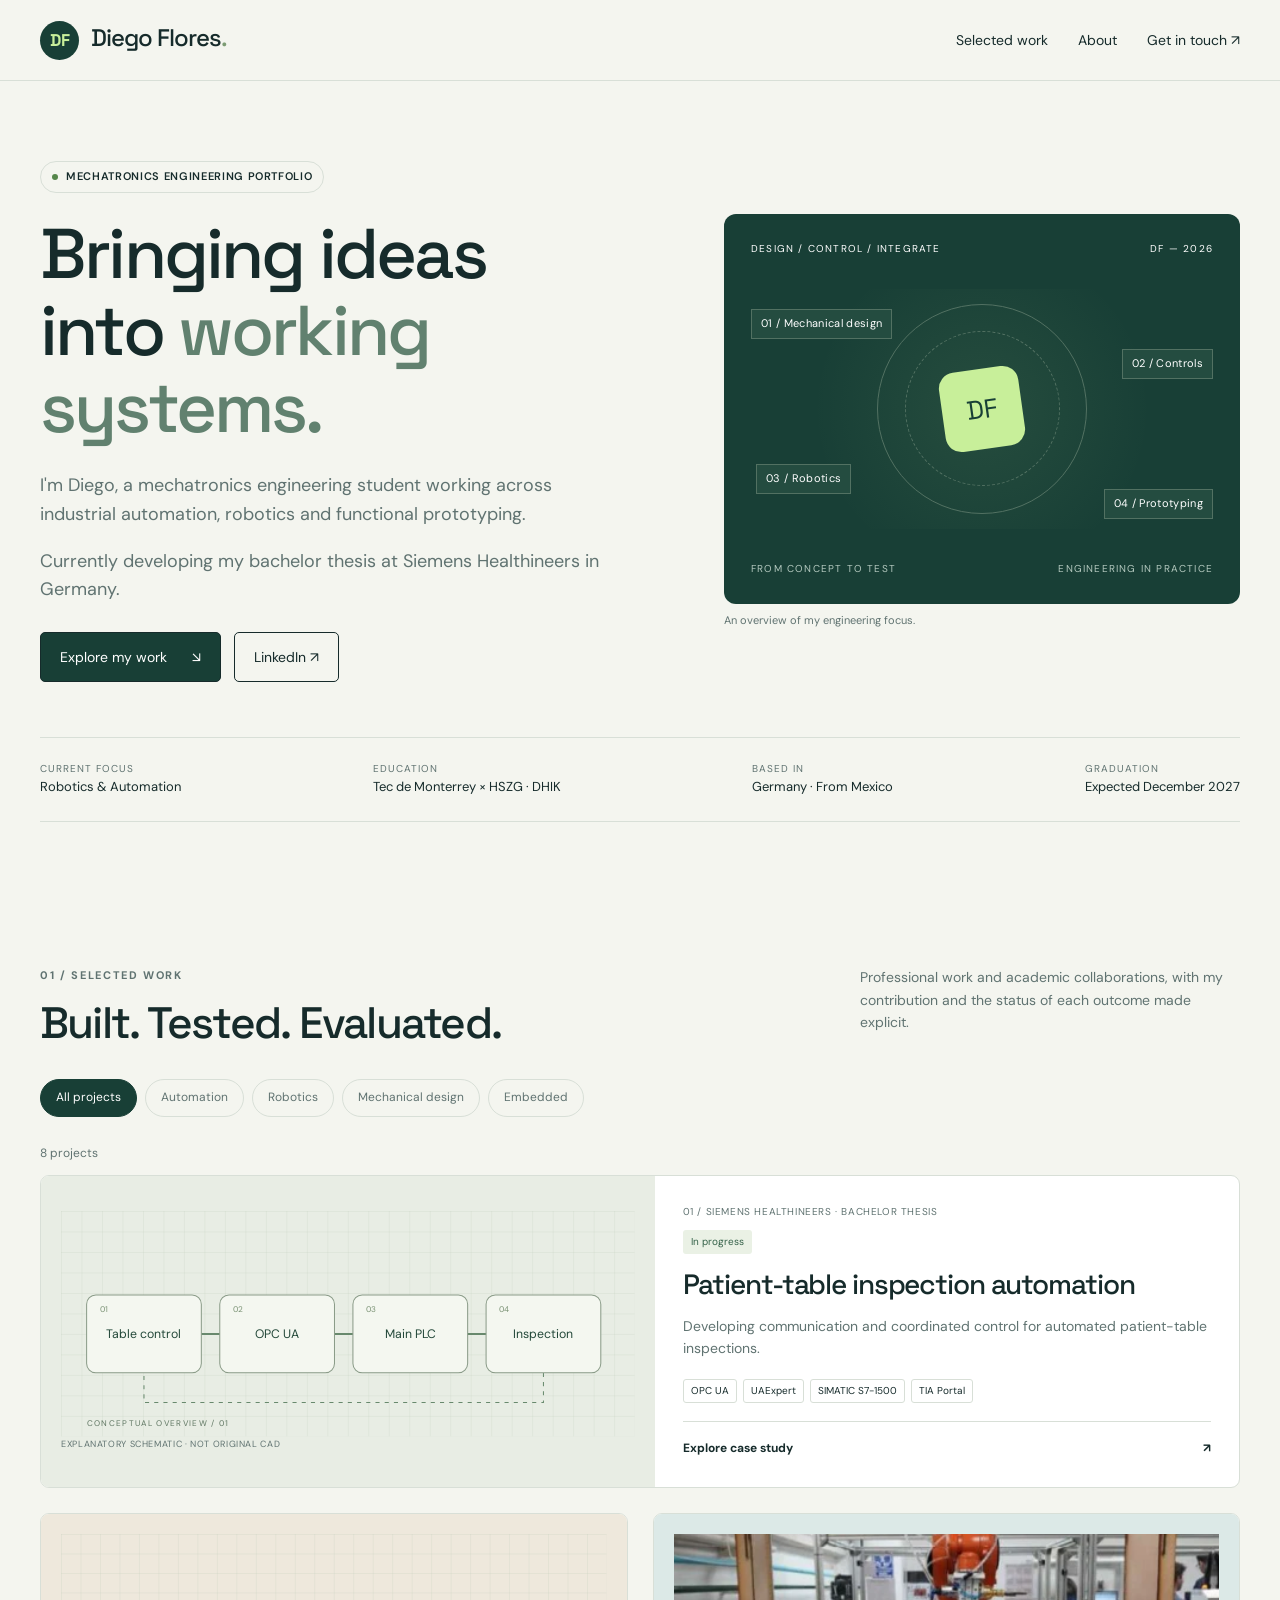
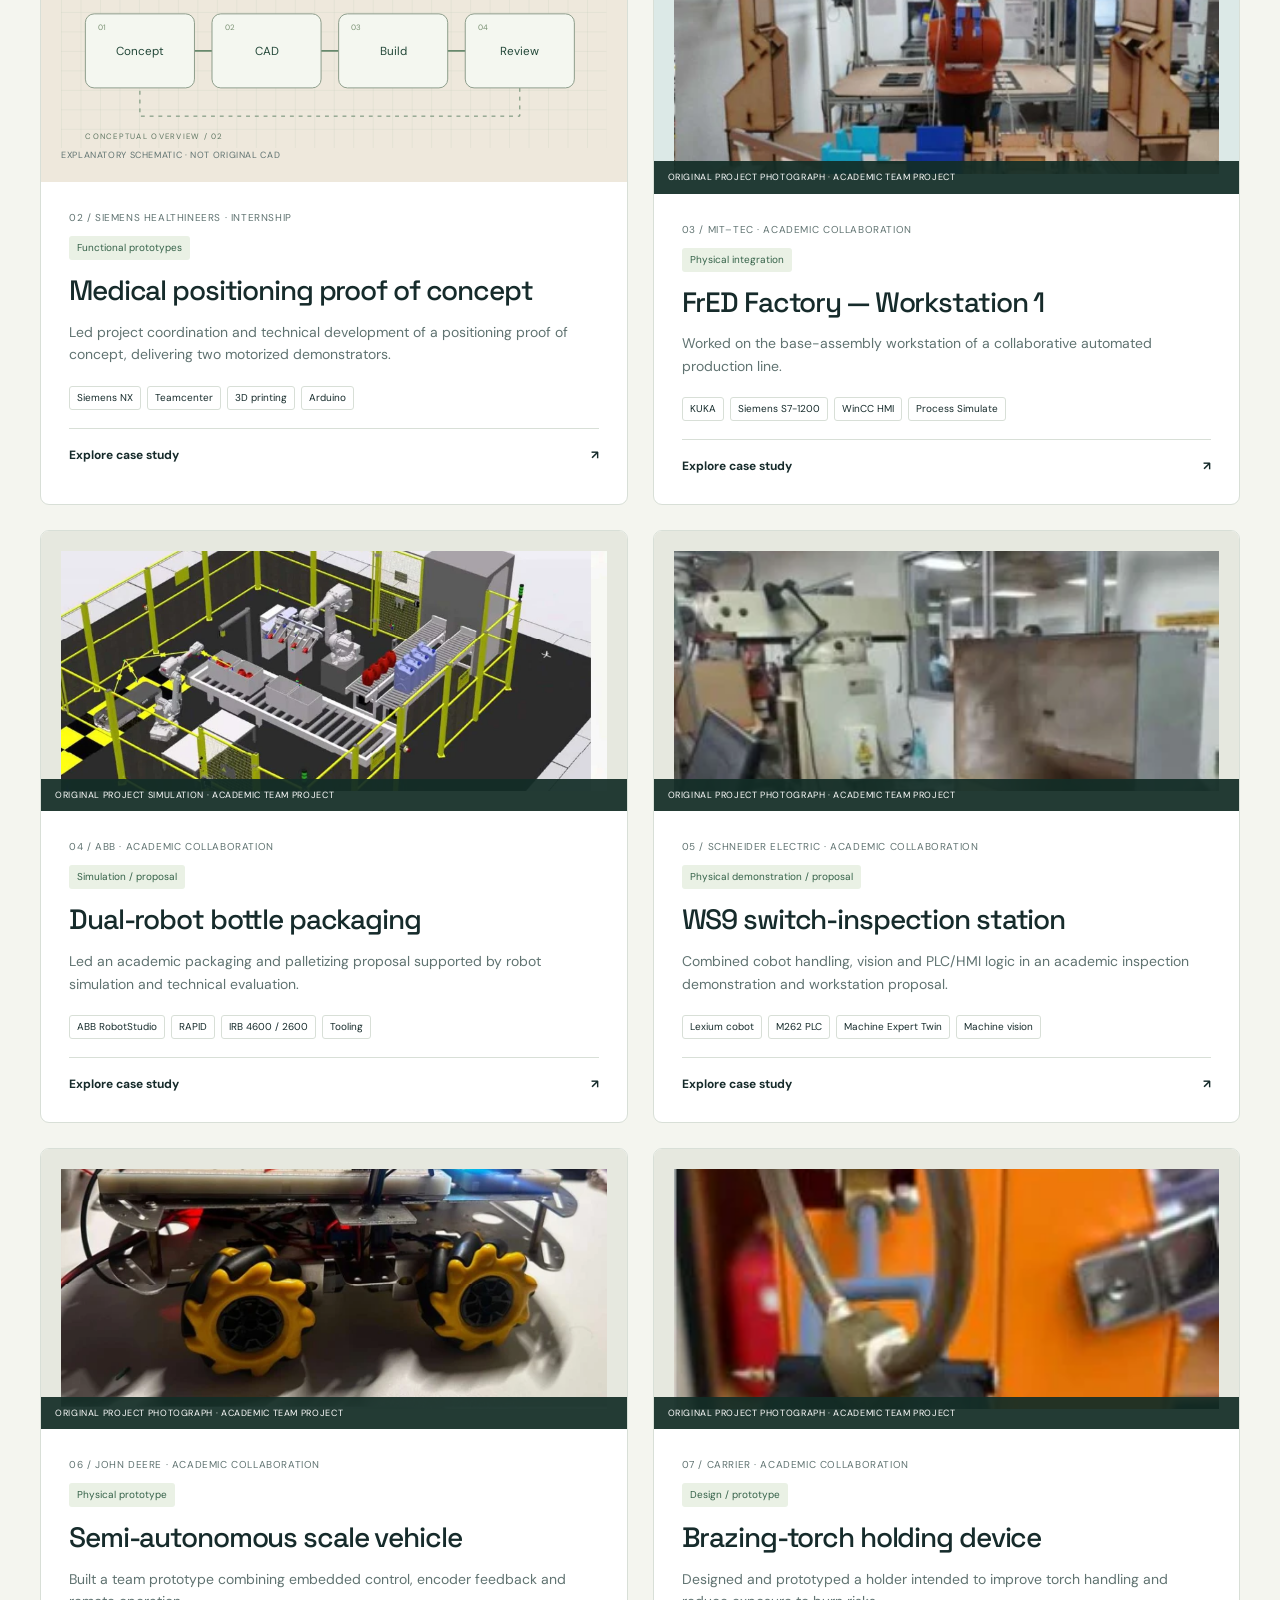
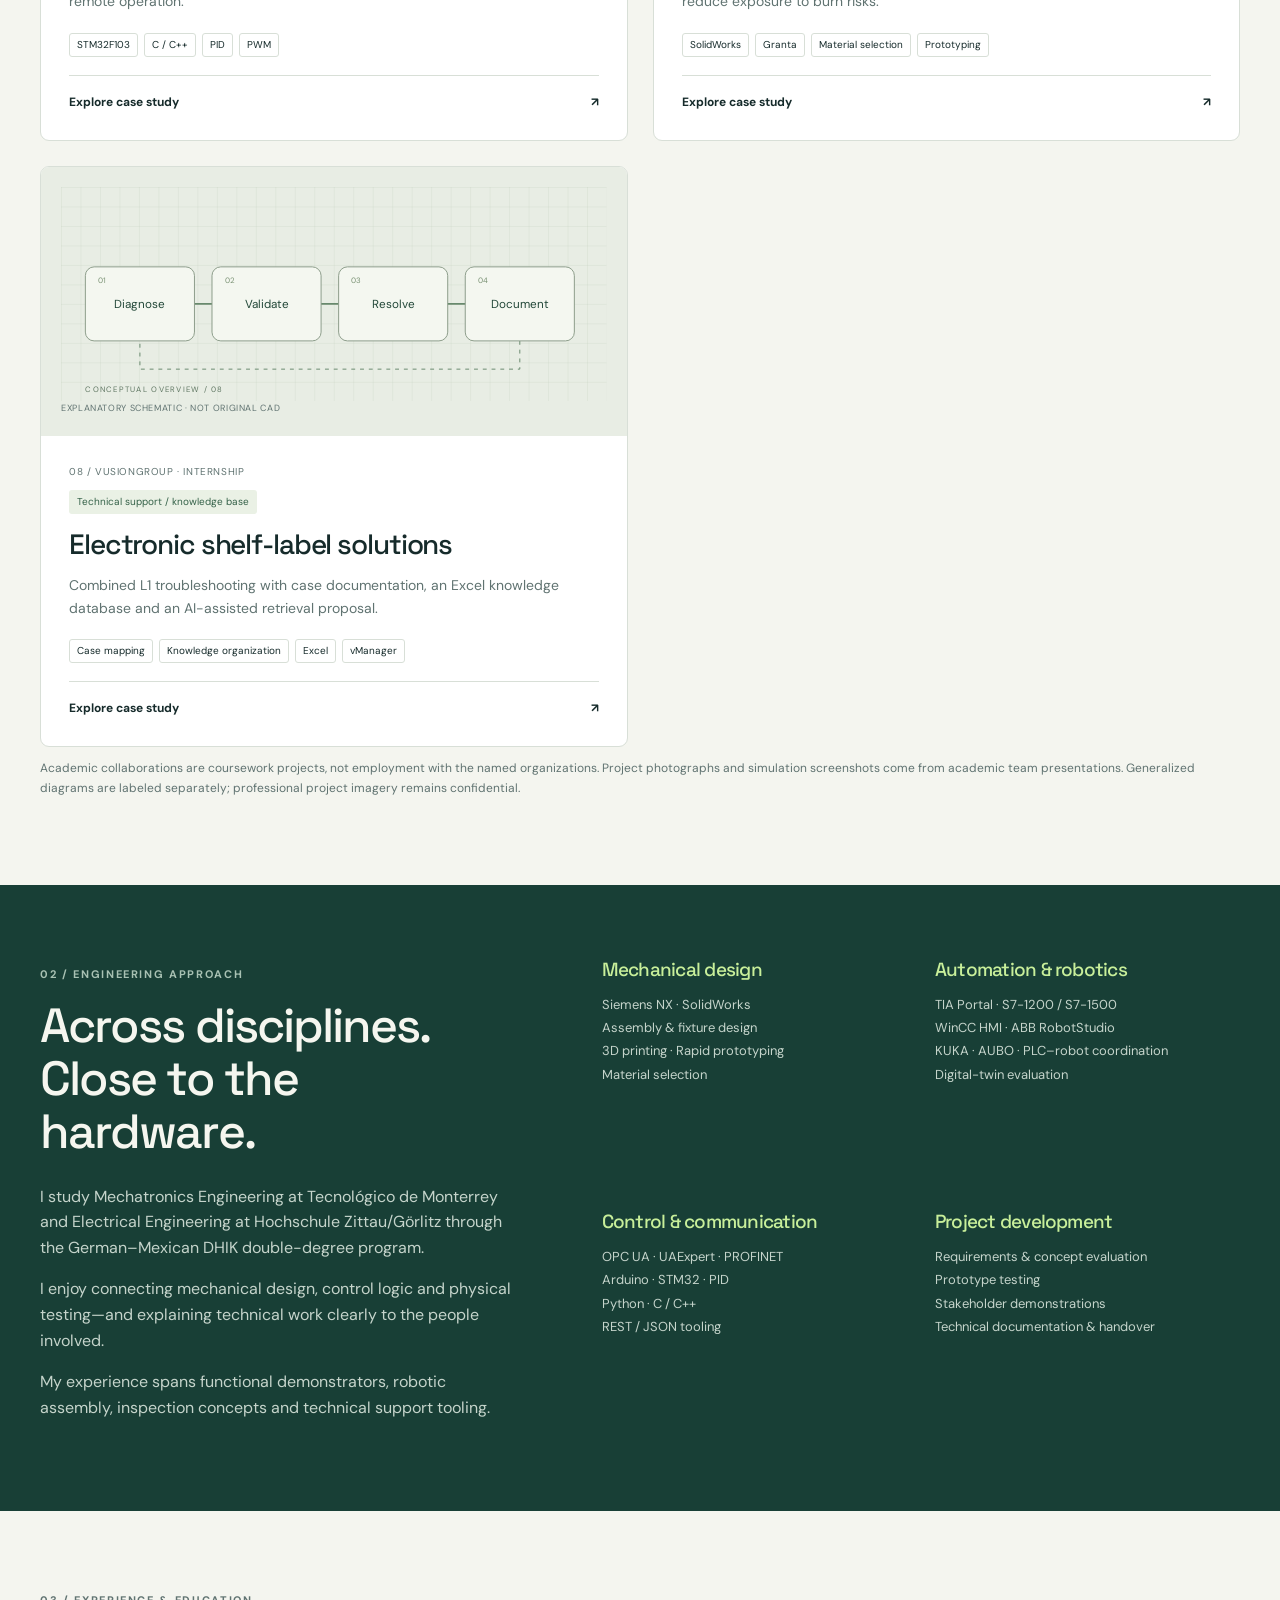
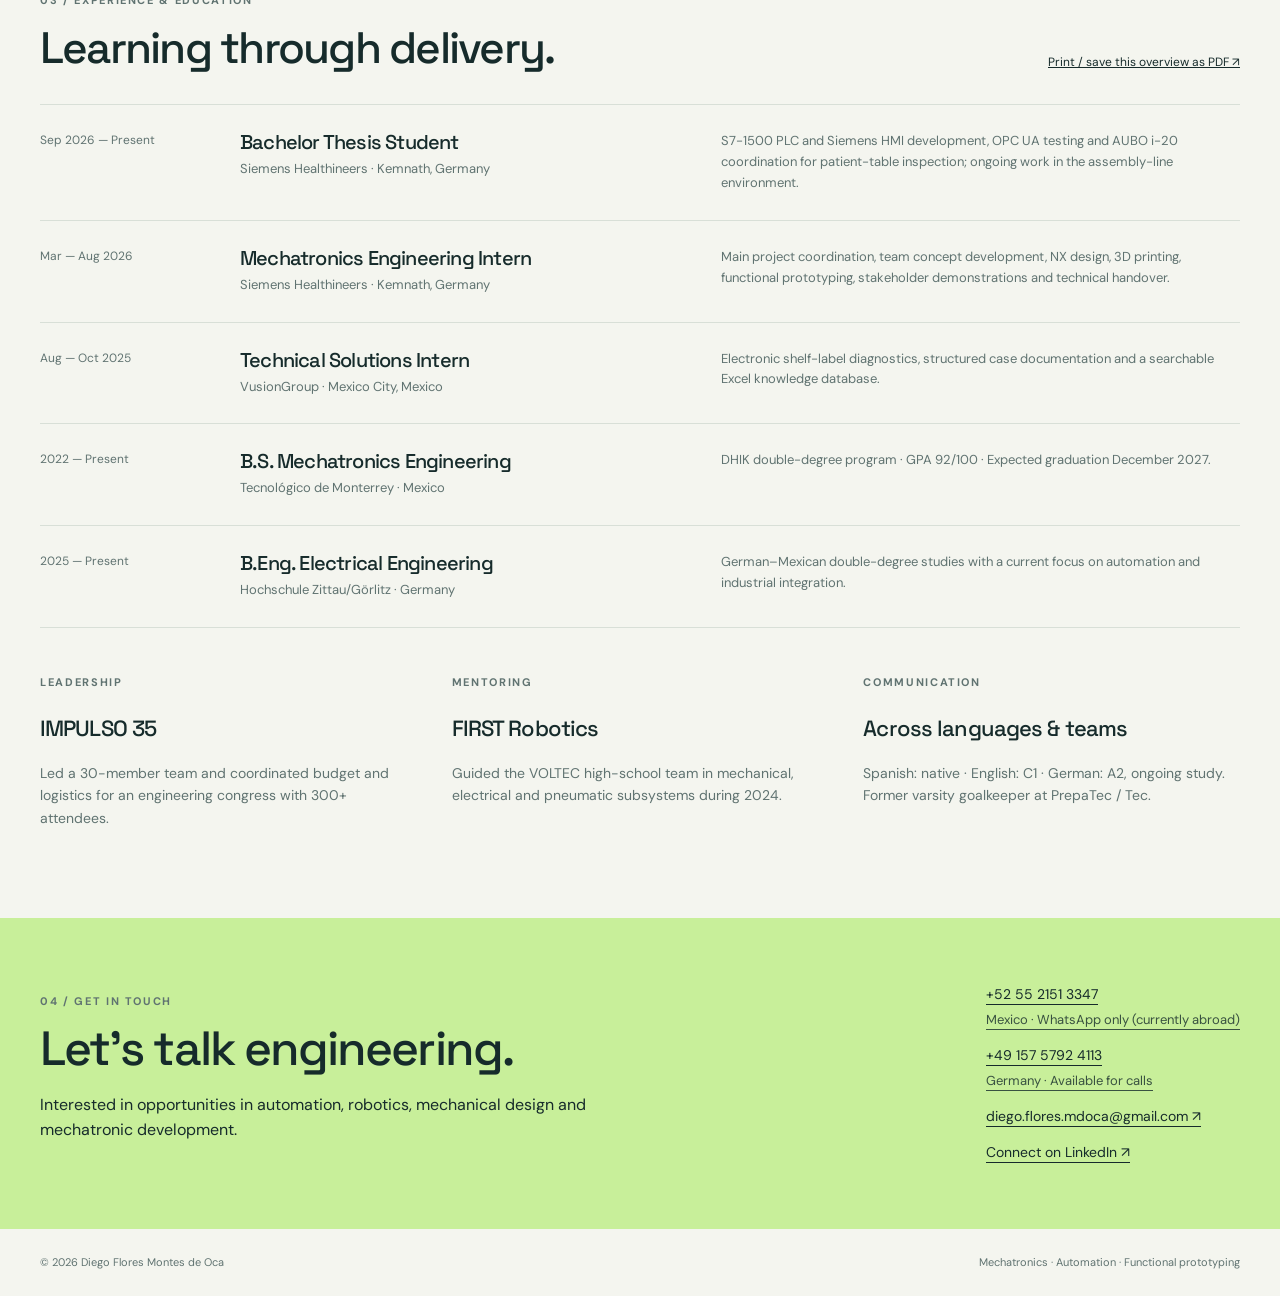
<file: index.html>
<!doctype html><html lang="en"><head><meta charset="utf-8"><meta name="viewport" content="width=device-width,initial-scale=1"><meta name="theme-color" content="#183f36"><title>Diego Flores | Mechatronics &amp; Automation</title><meta name="description" content="Engineering portfolio of Diego Flores: automation, robotics, mechanical design and functional prototyping."><link rel="icon" href="favicon.svg" type="image/svg+xml"><link rel="stylesheet" href="style.css"></head><body><a class="skip" href="#main">Skip to content</a><header><nav class="wrap"><a class="brand" href="index.html"><b>DF</b>Diego Flores<span style="color:#7c9c74">.</span></a><div class="navlinks"><a href="index.html#work">Selected work</a><a href="index.html#about">About</a><a href="index.html#contact">Get in touch ↗</a></div></nav></header><main id="main"><section class="hero wrap"><div class="hero-grid"><div><span class="pill"><i class="dot"></i> Mechatronics engineering portfolio</span><h1>Bringing ideas<br>into <em>working systems.</em></h1><p class="lead">I'm Diego, a mechatronics engineering student working across industrial automation, robotics and functional prototyping.</p><p class="lead">Currently developing my bachelor thesis at Siemens Healthineers in Germany.</p><div class="buttons"><a class="btn primary" href="#work">Explore my work <span>↘</span></a><a class="btn" href="https://www.linkedin.com/in/dfmdo/" target="_blank" rel="noopener noreferrer">LinkedIn ↗</a></div></div><div><div class="hero-art"><div class="art-top"><span>DESIGN / CONTROL / INTEGRATE</span><span>DF — 2026</span></div><div class="orbit" role="img" aria-label="Four connected disciplines: mechanical design, controls, robotics, prototyping"><div class="ring"></div><div class="ring"></div><div class="core">DF</div><span class="label l1">01 / Mechanical design</span><span class="label l2">02 / Controls</span><span class="label l3">03 / Robotics</span><span class="label l4">04 / Prototyping</span></div><div class="art-bottom"><span>FROM CONCEPT TO TEST</span><span>ENGINEERING IN PRACTICE</span></div></div><div class="hero-caption">An overview of my engineering focus.</div></div></div><div class="strip"><div><small>Current focus</small>Robotics &amp; Automation</div><div><small>Education</small>Tec de Monterrey × HSZG · DHIK</div><div><small>Based in</small>Germany · From Mexico</div><div><small>Graduation</small>Expected December 2027</div></div></section><section class="section wrap" id="work"><div class="section-head"><div><span class="eyebrow">01 / Selected work</span><h2>Built. Tested. Evaluated.</h2></div><p>Professional work and academic collaborations, with my contribution and the status of each outcome made explicit.</p></div><div class="filters" role="group" aria-label="Filter projects by discipline"><button class="filter" aria-pressed="true" data-filter="All projects">All projects</button><button class="filter" aria-pressed="false" data-filter="Automation">Automation</button><button class="filter" aria-pressed="false" data-filter="Robotics">Robotics</button><button class="filter" aria-pressed="false" data-filter="Mechanical design">Mechanical design</button><button class="filter" aria-pressed="false" data-filter="Embedded">Embedded</button></div><p id="count" class="footnote" aria-live="polite">8 projects</p><div class="cards"><article class="card" data-categories="Automation|Robotics"><div class="visual"><svg viewBox="0 0 560 220" role="img" aria-label="Patient-table inspection automation: conceptual overview"><defs><pattern id="gpatient-table" width="20" height="20" patternUnits="userSpaceOnUse"><path d="M 20 0 L 0 0 0 20" class="grid"/></pattern></defs><rect class="bg" width="560" height="220" fill="url(#gpatient-table)"/><g class="wires"><path d="M 102 120 H 174" /><path d="M 232 120 H 304" /><path d="M 362 120 H 434" /><path d="M 471 158 V 187 H 81 V 158" class="return"/></g><g><rect x="25" y="82" width="112" height="76" rx="9"/><text x="81" y="124" text-anchor="middle">Table control</text><text class="idx" x="38" y="99">01</text></g><g><rect x="155" y="82" width="112" height="76" rx="9"/><text x="211" y="124" text-anchor="middle">OPC UA</text><text class="idx" x="168" y="99">02</text></g><g><rect x="285" y="82" width="112" height="76" rx="9"/><text x="341" y="124" text-anchor="middle">Main PLC</text><text class="idx" x="298" y="99">03</text></g><g><rect x="415" y="82" width="112" height="76" rx="9"/><text x="471" y="124" text-anchor="middle">Inspection</text><text class="idx" x="428" y="99">04</text></g><text class="foot" x="25" y="210">CONCEPTUAL OVERVIEW / 01</text></svg><small>Explanatory schematic · not original CAD</small></div><div class="card-content"><div class="meta">01 / Siemens Healthineers · Bachelor thesis</div><span class="status">In progress</span><h3>Patient-table inspection automation</h3><p>Developing communication and coordinated control for automated patient-table inspections.</p><div class="tagrow"><span class="tag">OPC UA</span><span class="tag">UAExpert</span><span class="tag">SIMATIC S7-1500</span><span class="tag">TIA Portal</span></div><a class="case-link" href="patient-table.html">Explore case study <span aria-hidden="true">↗</span></a></div></article><article class="card" data-categories="Mechanical design|Embedded"><div class="visual"><svg viewBox="0 0 560 220" role="img" aria-label="Medical positioning proof of concept: conceptual overview"><defs><pattern id="gfunctional-prototyping" width="20" height="20" patternUnits="userSpaceOnUse"><path d="M 20 0 L 0 0 0 20" class="grid"/></pattern></defs><rect class="bg" width="560" height="220" fill="url(#gfunctional-prototyping)"/><g class="wires"><path d="M 102 120 H 174" /><path d="M 232 120 H 304" /><path d="M 362 120 H 434" /><path d="M 471 158 V 187 H 81 V 158" class="return"/></g><g><rect x="25" y="82" width="112" height="76" rx="9"/><text x="81" y="124" text-anchor="middle">Concept</text><text class="idx" x="38" y="99">01</text></g><g><rect x="155" y="82" width="112" height="76" rx="9"/><text x="211" y="124" text-anchor="middle">CAD</text><text class="idx" x="168" y="99">02</text></g><g><rect x="285" y="82" width="112" height="76" rx="9"/><text x="341" y="124" text-anchor="middle">Build</text><text class="idx" x="298" y="99">03</text></g><g><rect x="415" y="82" width="112" height="76" rx="9"/><text x="471" y="124" text-anchor="middle">Review</text><text class="idx" x="428" y="99">04</text></g><text class="foot" x="25" y="210">CONCEPTUAL OVERVIEW / 02</text></svg><small>Explanatory schematic · not original CAD</small></div><div class="card-content"><div class="meta">02 / Siemens Healthineers · Internship</div><span class="status">Functional prototypes</span><h3>Medical positioning proof of concept</h3><p>Led project coordination and technical development of a positioning proof of concept, delivering two motorized demonstrators.</p><div class="tagrow"><span class="tag">Siemens NX</span><span class="tag">Teamcenter</span><span class="tag">3D printing</span><span class="tag">Arduino</span></div><a class="case-link" href="functional-prototyping.html">Explore case study <span aria-hidden="true">↗</span></a></div></article><article class="card" data-categories="Automation|Robotics|Mechanical design"><div class="visual photo"><img src="fred-assembly.webp" alt="KUKA robot and physical base-assembly workstation" loading="lazy" decoding="async"><small>Original project photograph · Academic team project</small></div><div class="card-content"><div class="meta">03 / MIT–Tec · Academic collaboration</div><span class="status">Physical integration</span><h3>FrED Factory — Workstation 1</h3><p>Worked on the base-assembly workstation of a collaborative automated production line.</p><div class="tagrow"><span class="tag">KUKA</span><span class="tag">Siemens S7-1200</span><span class="tag">WinCC HMI</span><span class="tag">Process Simulate</span></div><a class="case-link" href="fred-factory.html">Explore case study <span aria-hidden="true">↗</span></a></div></article><article class="card" data-categories="Automation|Robotics"><div class="visual photo"><img src="abb-cell.webp" alt="Simulated ABB bottle-packaging cell" loading="lazy" decoding="async"><small>Original project simulation · Academic team project</small></div><div class="card-content"><div class="meta">04 / ABB · Academic collaboration</div><span class="status">Simulation / proposal</span><h3>Dual-robot bottle packaging</h3><p>Led an academic packaging and palletizing proposal supported by robot simulation and technical evaluation.</p><div class="tagrow"><span class="tag">ABB RobotStudio</span><span class="tag">RAPID</span><span class="tag">IRB 4600 / 2600</span><span class="tag">Tooling</span></div><a class="case-link" href="abb-packaging.html">Explore case study <span aria-hidden="true">↗</span></a></div></article><article class="card" data-categories="Automation|Robotics"><div class="visual photo"><img src="ws9-robot.webp" alt="Physical Lexium cobot inspection demonstration" loading="lazy" decoding="async"><small>Original project photograph · Academic team project</small></div><div class="card-content"><div class="meta">05 / Schneider Electric · Academic collaboration</div><span class="status">Physical demonstration / proposal</span><h3>WS9 switch-inspection station</h3><p>Combined cobot handling, vision and PLC/HMI logic in an academic inspection demonstration and workstation proposal.</p><div class="tagrow"><span class="tag">Lexium cobot</span><span class="tag">M262 PLC</span><span class="tag">Machine Expert Twin</span><span class="tag">Machine vision</span></div><a class="case-link" href="ws9-inspection.html">Explore case study <span aria-hidden="true">↗</span></a></div></article><article class="card" data-categories="Embedded|Mechanical design"><div class="visual photo"><img src="vehicle-prototype.webp" alt="Assembled STM32 scale vehicle with breadboard electronics" loading="lazy" decoding="async"><small>Original project photograph · Academic team project</small></div><div class="card-content"><div class="meta">06 / John Deere · Academic collaboration</div><span class="status">Physical prototype</span><h3>Semi-autonomous scale vehicle</h3><p>Built a team prototype combining embedded control, encoder feedback and remote operation.</p><div class="tagrow"><span class="tag">STM32F103</span><span class="tag">C / C++</span><span class="tag">PID</span><span class="tag">PWM</span></div><a class="case-link" href="stm32-vehicle.html">Explore case study <span aria-hidden="true">↗</span></a></div></article><article class="card" data-categories="Mechanical design"><div class="visual photo"><img src="carrier-prototype.webp" alt="Torch holder prototype fitted to equipment" loading="lazy" decoding="async"><small>Original project photograph · Academic team project</small></div><div class="card-content"><div class="meta">07 / Carrier · Academic collaboration</div><span class="status">Design / prototype</span><h3>Brazing-torch holding device</h3><p>Designed and prototyped a holder intended to improve torch handling and reduce exposure to burn risks.</p><div class="tagrow"><span class="tag">SolidWorks</span><span class="tag">Granta</span><span class="tag">Material selection</span><span class="tag">Prototyping</span></div><a class="case-link" href="torch-holder.html">Explore case study <span aria-hidden="true">↗</span></a></div></article><article class="card" data-categories="Embedded|Automation"><div class="visual"><svg viewBox="0 0 560 220" role="img" aria-label="Electronic shelf-label solutions: conceptual overview"><defs><pattern id="gvusion-support" width="20" height="20" patternUnits="userSpaceOnUse"><path d="M 20 0 L 0 0 0 20" class="grid"/></pattern></defs><rect class="bg" width="560" height="220" fill="url(#gvusion-support)"/><g class="wires"><path d="M 102 120 H 174" /><path d="M 232 120 H 304" /><path d="M 362 120 H 434" /><path d="M 471 158 V 187 H 81 V 158" class="return"/></g><g><rect x="25" y="82" width="112" height="76" rx="9"/><text x="81" y="124" text-anchor="middle">Diagnose</text><text class="idx" x="38" y="99">01</text></g><g><rect x="155" y="82" width="112" height="76" rx="9"/><text x="211" y="124" text-anchor="middle">Validate</text><text class="idx" x="168" y="99">02</text></g><g><rect x="285" y="82" width="112" height="76" rx="9"/><text x="341" y="124" text-anchor="middle">Resolve</text><text class="idx" x="298" y="99">03</text></g><g><rect x="415" y="82" width="112" height="76" rx="9"/><text x="471" y="124" text-anchor="middle">Document</text><text class="idx" x="428" y="99">04</text></g><text class="foot" x="25" y="210">CONCEPTUAL OVERVIEW / 08</text></svg><small>Explanatory schematic · not original CAD</small></div><div class="card-content"><div class="meta">08 / VusionGroup · Internship</div><span class="status">Technical support / knowledge base</span><h3>Electronic shelf-label solutions</h3><p>Combined L1 troubleshooting with case documentation, an Excel knowledge database and an AI-assisted retrieval proposal.</p><div class="tagrow"><span class="tag">Case mapping</span><span class="tag">Knowledge organization</span><span class="tag">Excel</span><span class="tag">vManager</span></div><a class="case-link" href="vusion-support.html">Explore case study <span aria-hidden="true">↗</span></a></div></article></div><p class="footnote">Academic collaborations are coursework projects, not employment with the named organizations. Project photographs and simulation screenshots come from academic team presentations. Generalized diagrams are labeled separately; professional project imagery remains confidential.</p></section>
<section class="section about" id="about"><div class="wrap about-grid"><div><span class="eyebrow">02 / Engineering approach</span><h2>Across disciplines.<br>Close to the hardware.</h2><p>I study Mechatronics Engineering at Tecnológico de Monterrey and Electrical Engineering at Hochschule Zittau/Görlitz through the German–Mexican DHIK double-degree program.</p><p>I enjoy connecting mechanical design, control logic and physical testing—and explaining technical work clearly to the people involved.</p><p>My experience spans functional demonstrators, robotic assembly, inspection concepts and technical support tooling.</p></div><div class="skills"><div><h3>Mechanical design</h3><p>Siemens NX · SolidWorks<br>Assembly & fixture design<br>3D printing · Rapid prototyping<br>Material selection</p></div><div><h3>Automation & robotics</h3><p>TIA Portal · S7-1200 / S7-1500<br>WinCC HMI · ABB RobotStudio<br>KUKA · AUBO · PLC–robot coordination<br>Digital-twin evaluation</p></div><div><h3>Control & communication</h3><p>OPC UA · UAExpert · PROFINET<br>Arduino · STM32 · PID<br>Python · C / C++<br>REST / JSON tooling</p></div><div><h3>Project development</h3><p>Requirements & concept evaluation<br>Prototype testing<br>Stakeholder demonstrations<br>Technical documentation & handover</p></div></div></div></section>
<section class="section wrap" id="experience"><div class="section-head"><div><span class="eyebrow">03 / Experience & education</span><h2>Learning through delivery.</h2></div><button class="print-button" onclick="window.print()">Print / save this overview as PDF ↗</button></div><div class="timeline"><article class="event"><time>Sep 2026 — Present</time><div><h3>Bachelor Thesis Student</h3><p>Siemens Healthineers · Kemnath, Germany</p></div><p>S7-1500 PLC and Siemens HMI development, OPC UA testing and AUBO i-20 coordination for patient-table inspection; ongoing work in the assembly-line environment.</p></article><article class="event"><time>Mar — Aug 2026</time><div><h3>Mechatronics Engineering Intern</h3><p>Siemens Healthineers · Kemnath, Germany</p></div><p>Main project coordination, team concept development, NX design, 3D printing, functional prototyping, stakeholder demonstrations and technical handover.</p></article><article class="event"><time>Aug — Oct 2025</time><div><h3>Technical Solutions Intern</h3><p>VusionGroup · Mexico City, Mexico</p></div><p>Electronic shelf-label diagnostics, structured case documentation and a searchable Excel knowledge database.</p></article><article class="event"><time>2022 — Present</time><div><h3>B.S. Mechatronics Engineering</h3><p>Tecnológico de Monterrey · Mexico</p></div><p>DHIK double-degree program · GPA 92/100 · Expected graduation December 2027.</p></article><article class="event"><time>2025 — Present</time><div><h3>B.Eng. Electrical Engineering</h3><p>Hochschule Zittau/Görlitz · Germany</p></div><p>German–Mexican double-degree studies with a current focus on automation and industrial integration.</p></article></div><div class="leadership"><div><span class="eyebrow">Leadership</span><h3>IMPULSO 35</h3><p>Led a 30-member team and coordinated budget and logistics for an engineering congress with 300+ attendees.</p></div><div><span class="eyebrow">Mentoring</span><h3>FIRST Robotics</h3><p>Guided the VOLTEC high-school team in mechanical, electrical and pneumatic subsystems during 2024.</p></div><div><span class="eyebrow">Communication</span><h3>Across languages & teams</h3><p>Spanish: native · English: C1 · German: A2, ongoing study. Former varsity goalkeeper at PrepaTec / Tec.</p></div></div></section>
<section class="contact" id="contact"><div class="wrap"><div><span class="eyebrow">04 / Get in touch</span><h2>Let's talk engineering.</h2><p>Interested in opportunities in automation, robotics, mechanical design and mechatronic development.</p></div><div class="contact-links"><a href="https://wa.me/525521513347" target="_blank" rel="noopener noreferrer">+52 55 2151 3347 <small>Mexico · WhatsApp only (currently abroad)</small></a><a href="tel:+4915757924113">+49 157 5792 4113 <small>Germany · Available for calls</small></a><a href="mailto:diego.flores.mdoca@gmail.com">diego.flores.mdoca@gmail.com ↗</a><a href="https://www.linkedin.com/in/dfmdo/" target="_blank" rel="noopener noreferrer">Connect on LinkedIn ↗</a></div></div></section></main><script src="app.js"></script><footer><div class="wrap"><span>© 2026 Diego Flores Montes de Oca</span><span>Mechatronics · Automation · Functional prototyping</span></div></footer></body></html>
</file>
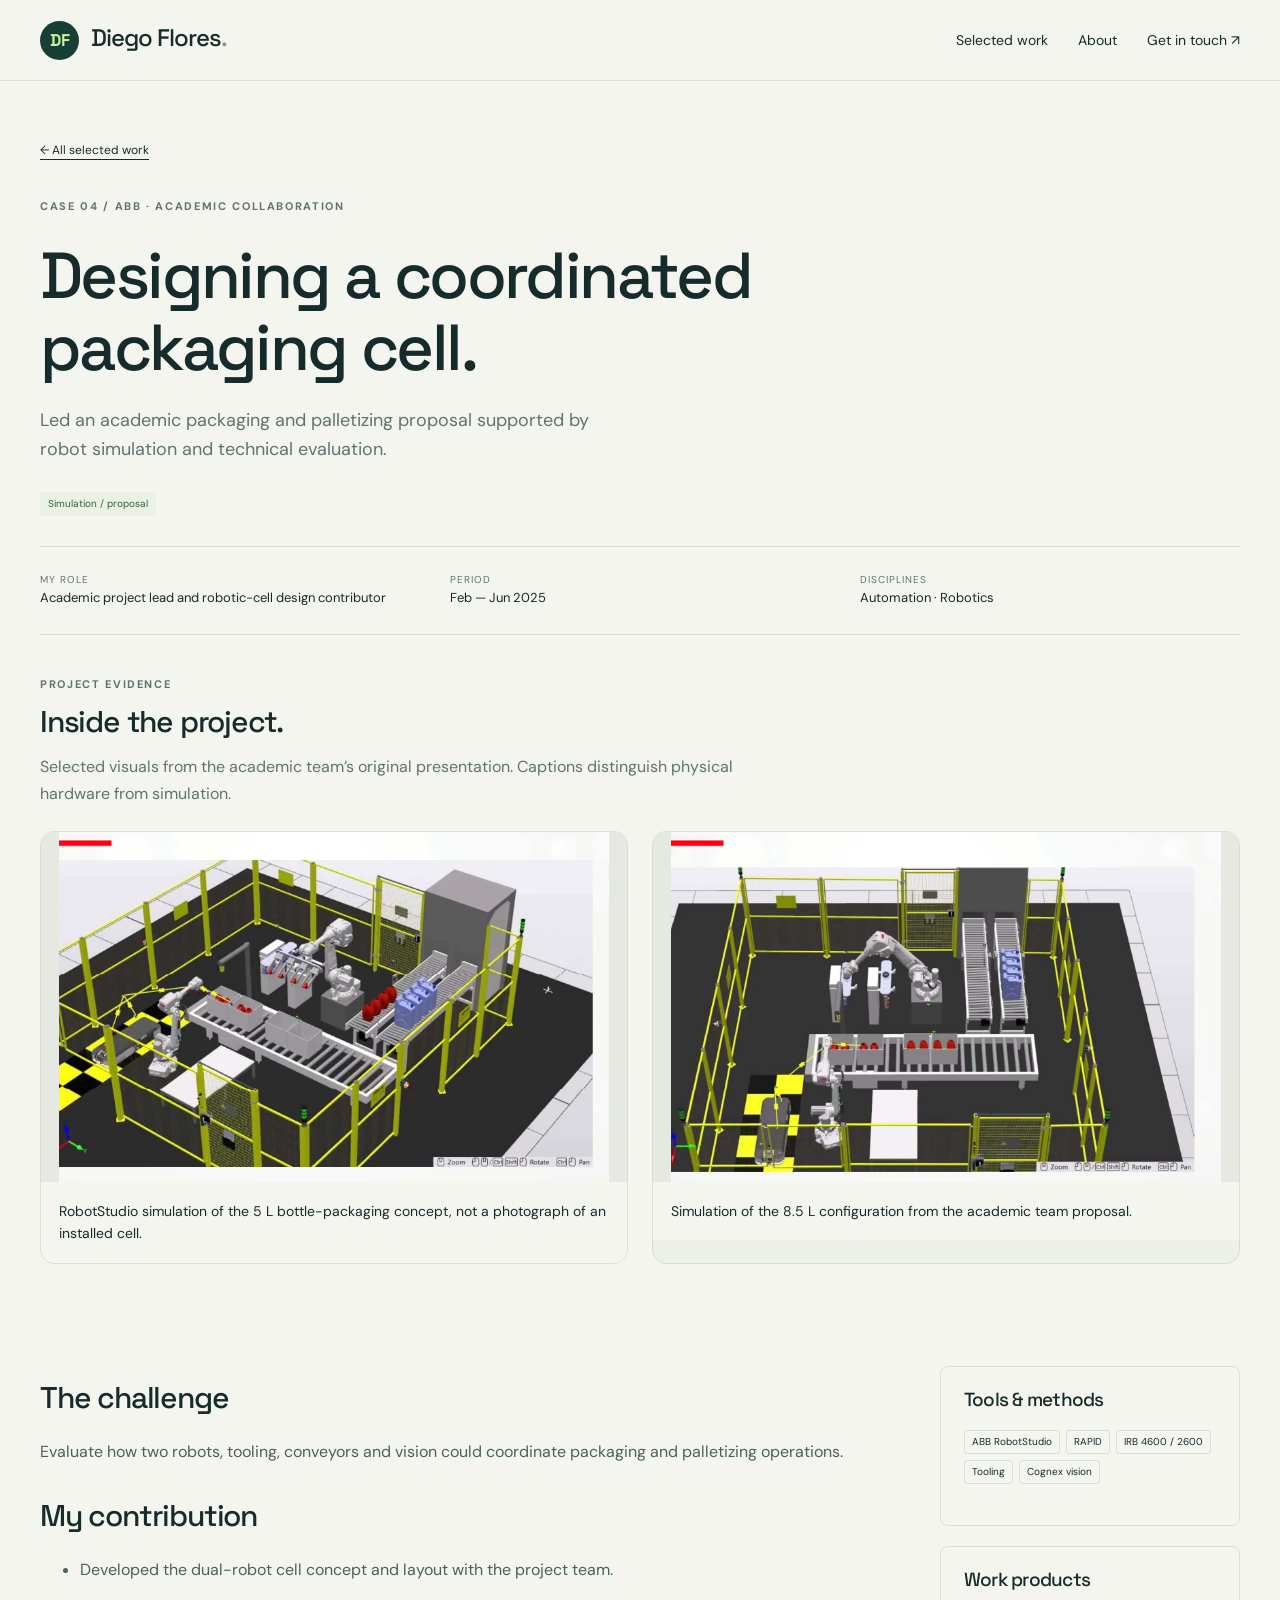
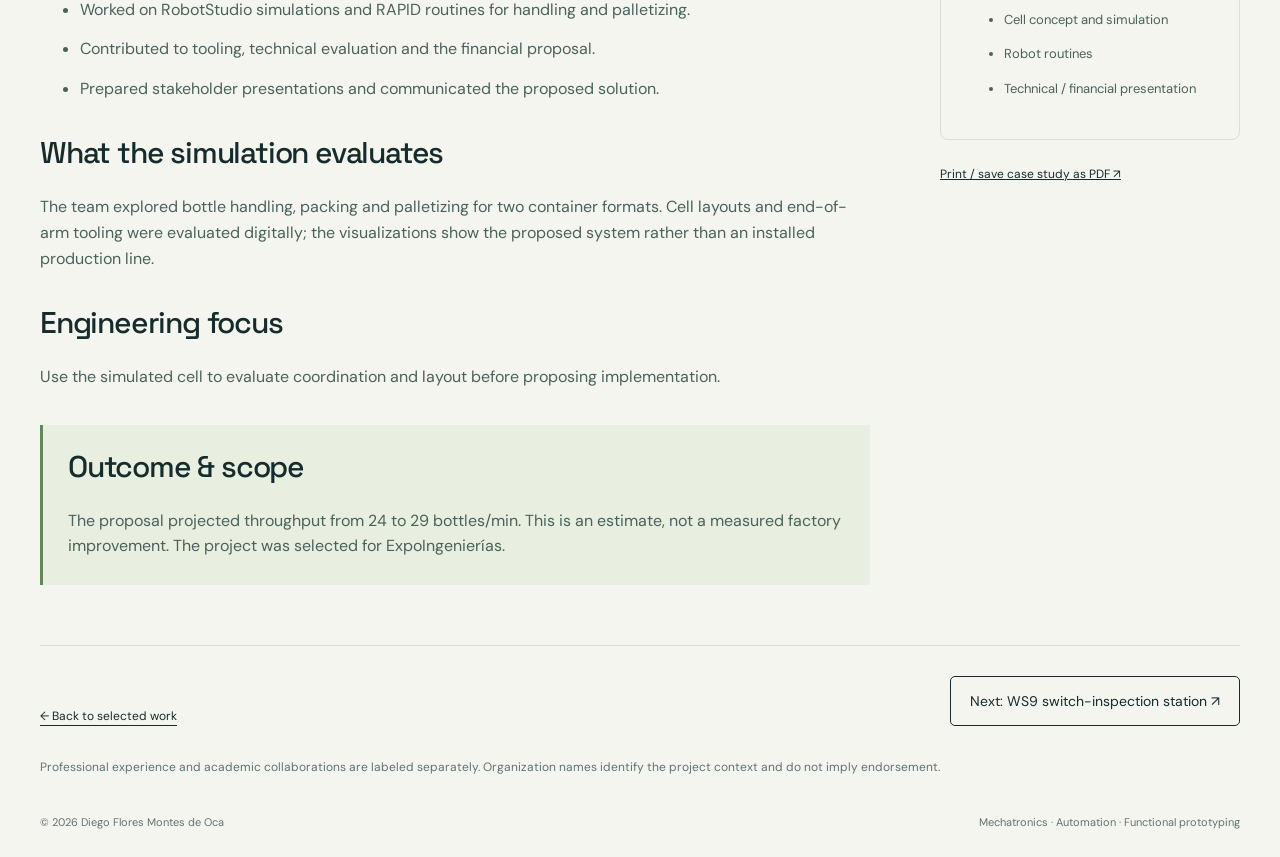
<file: abb-packaging.html>
<!doctype html><html lang="en"><head><meta charset="utf-8"><meta name="viewport" content="width=device-width,initial-scale=1"><meta name="theme-color" content="#183f36"><title>Dual-robot bottle packaging | Diego Flores</title><meta name="description" content="Led an academic packaging and palletizing proposal supported by robot simulation and technical evaluation."><link rel="icon" href="favicon.svg" type="image/svg+xml"><link rel="stylesheet" href="style.css"></head><body><a class="skip" href="#main">Skip to content</a><header><nav class="wrap"><a class="brand" href="index.html"><b>DF</b>Diego Flores<span style="color:#7c9c74">.</span></a><div class="navlinks"><a href="index.html#work">Selected work</a><a href="index.html#about">About</a><a href="index.html#contact">Get in touch ↗</a></div></nav></header><main id="main" class="wrap"><section class="casehero"><a class="back" href="index.html#work">← All selected work</a><div style="margin-top:30px"><span class="eyebrow">CASE 04 / ABB · Academic collaboration</span></div><h1>Designing a coordinated packaging cell.</h1><p class="lead">Led an academic packaging and palletizing proposal supported by robot simulation and technical evaluation.</p><span class="status">Simulation / proposal</span><div class="case-meta"><div><small>My role</small>Academic project lead and robotic-cell design contributor</div><div><small>Period</small>Feb — Jun 2025</div><div><small>Disciplines</small>Automation · Robotics</div></div></section><section class="project-gallery" aria-label="Project photographs and engineering evidence"><div class="gallery-intro"><span class="eyebrow">Project evidence</span><h2>Inside the project.</h2><p>Selected visuals from the academic team’s original presentation. Captions distinguish physical hardware from simulation.</p></div><div class="gallery-grid"><figure><a href="abb-cell.webp" target="_blank" rel="noopener" aria-label="Enlarge: Simulated ABB bottle-packaging cell"><img src="abb-cell.webp" alt="Simulated ABB bottle-packaging cell" loading="lazy" decoding="async"></a><figcaption>RobotStudio simulation of the 5 L bottle-packaging concept, not a photograph of an installed cell.</figcaption></figure><figure><a href="abb-palletizing.webp" target="_blank" rel="noopener" aria-label="Enlarge: Second simulated bottle-packaging configuration"><img src="abb-palletizing.webp" alt="Second simulated bottle-packaging configuration" loading="lazy" decoding="async"></a><figcaption>Simulation of the 8.5 L configuration from the academic team proposal.</figcaption></figure></div></section><div class="case-body"><div><h2>The challenge</h2><p>Evaluate how two robots, tooling, conveyors and vision could coordinate packaging and palletizing operations.</p><h2>My contribution</h2><ul><li>Developed the dual-robot cell concept and layout with the project team.</li><li>Worked on RobotStudio simulations and RAPID routines for handling and palletizing.</li><li>Contributed to tooling, technical evaluation and the financial proposal.</li><li>Prepared stakeholder presentations and communicated the proposed solution.</li></ul><h2>What the simulation evaluates</h2><p>The team explored bottle handling, packing and palletizing for two container formats. Cell layouts and end-of-arm tooling were evaluated digitally; the visualizations show the proposed system rather than an installed production line.</p><h2>Engineering focus</h2><p>Use the simulated cell to evaluate coordination and layout before proposing implementation.</p><div class="result"><h2>Outcome & scope</h2><p>The proposal projected throughput from 24 to 29 bottles/min. This is an estimate, not a measured factory improvement. The project was selected for ExpoIngenierías.</p></div></div><aside><div class="aside-box"><h3>Tools & methods</h3><div class="tagrow"><span class="tag">ABB RobotStudio</span><span class="tag">RAPID</span><span class="tag">IRB 4600 / 2600</span><span class="tag">Tooling</span><span class="tag">Cognex vision</span></div></div><div class="aside-box"><h3>Work products</h3><ul><li>Cell concept and simulation</li><li>Robot routines</li><li>Technical / financial presentation</li></ul></div><button class="print-button" onclick="window.print()">Print / save case study as PDF ↗</button></aside></div><div class="section-head" style="border-top:1px solid var(--line);padding-top:30px"><a class="back" href="index.html#work">← Back to selected work</a><a class="btn" href="ws9-inspection.html">Next: WS9 switch-inspection station ↗</a></div><p class="footnote">Professional experience and academic collaborations are labeled separately. Organization names identify the project context and do not imply endorsement.</p></main><footer><div class="wrap"><span>© 2026 Diego Flores Montes de Oca</span><span>Mechatronics · Automation · Functional prototyping</span></div></footer></body></html>
</file>
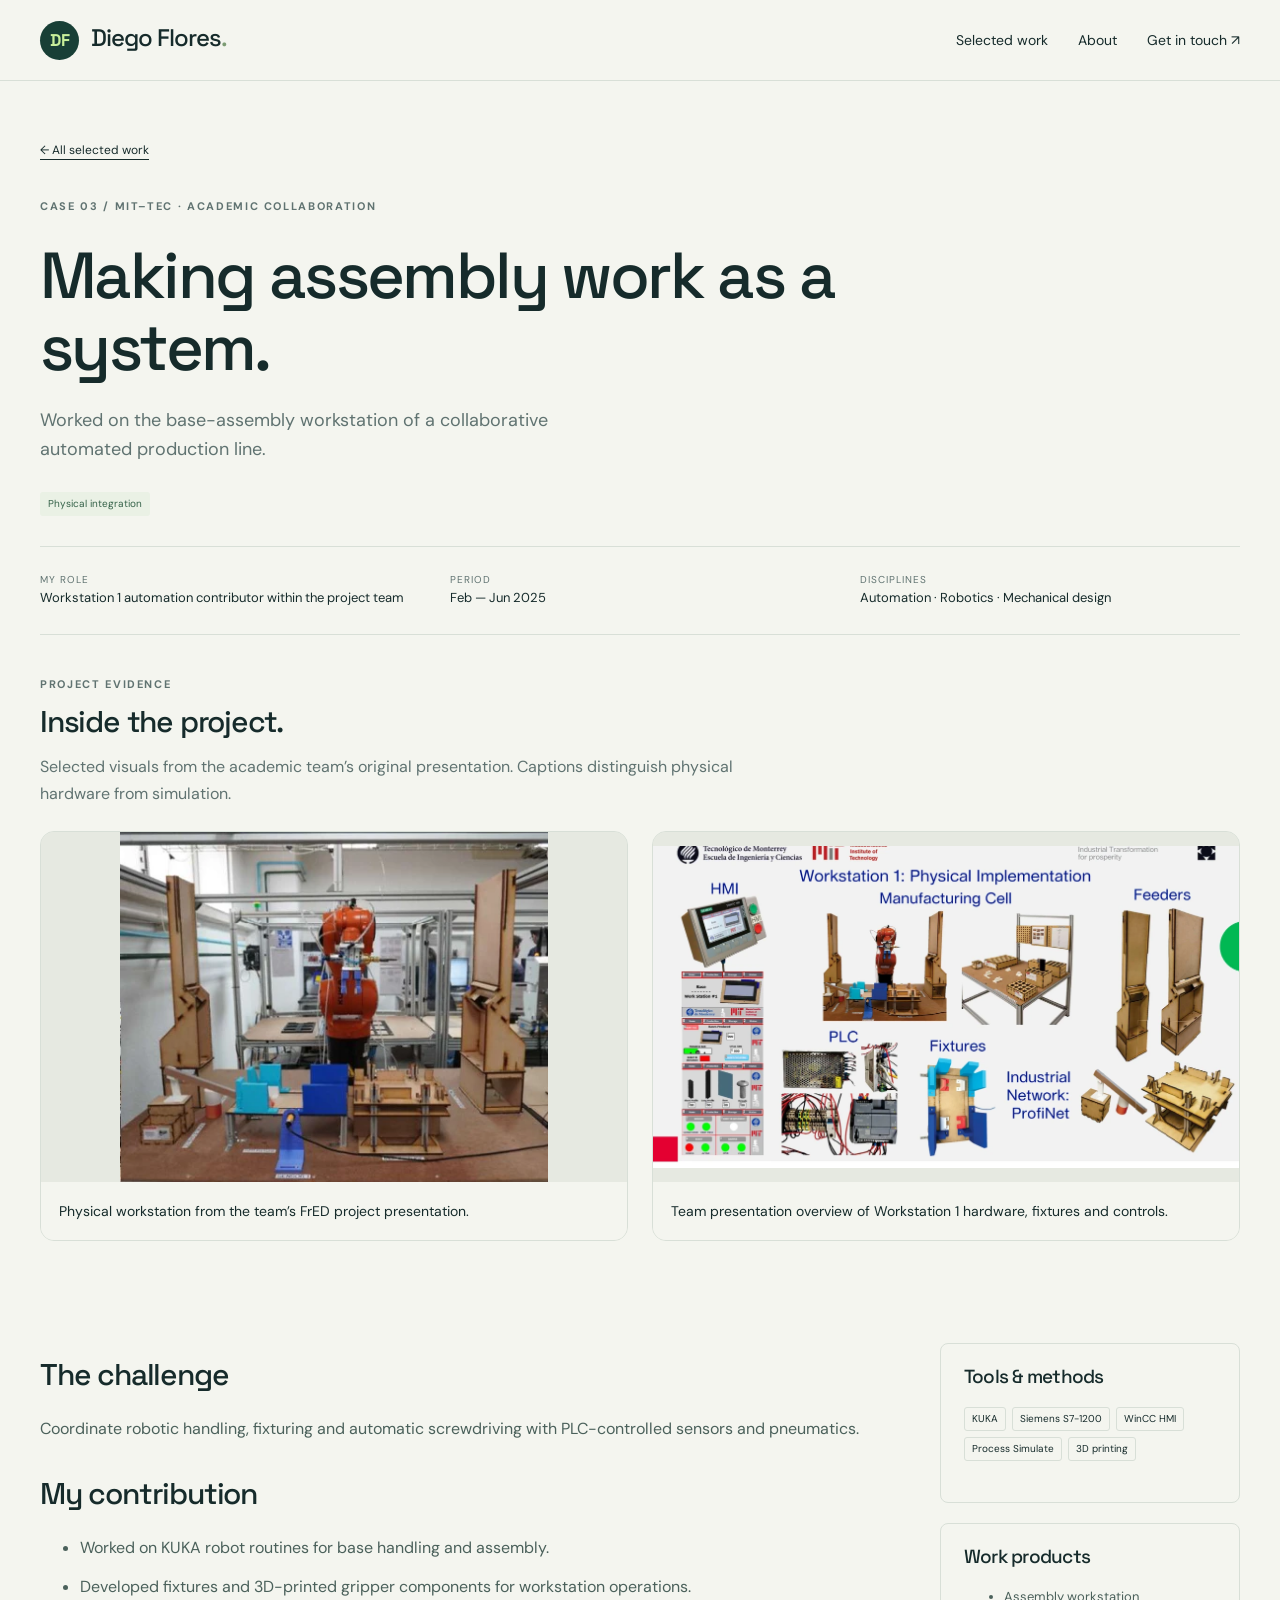
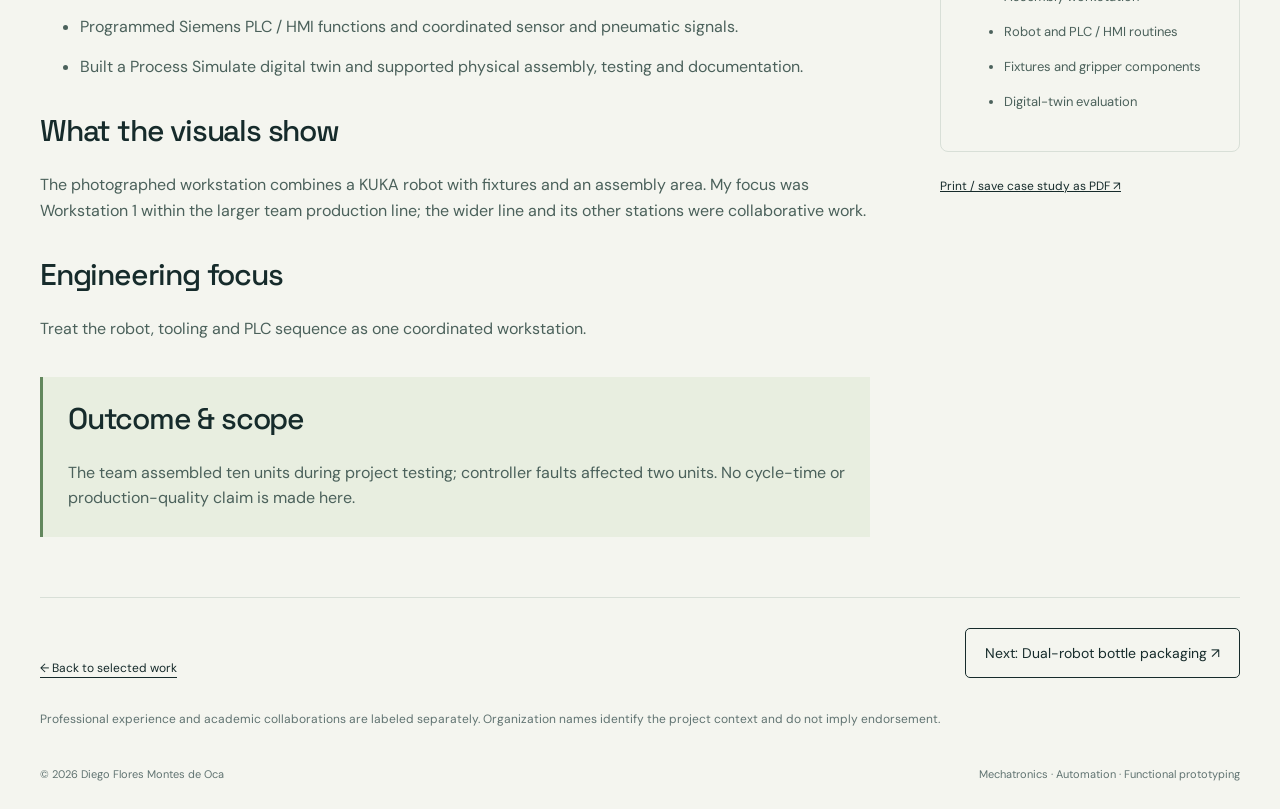
<file: fred-factory.html>
<!doctype html><html lang="en"><head><meta charset="utf-8"><meta name="viewport" content="width=device-width,initial-scale=1"><meta name="theme-color" content="#183f36"><title>FrED Factory — Workstation 1 | Diego Flores</title><meta name="description" content="Worked on the base-assembly workstation of a collaborative automated production line."><link rel="icon" href="favicon.svg" type="image/svg+xml"><link rel="stylesheet" href="style.css"></head><body><a class="skip" href="#main">Skip to content</a><header><nav class="wrap"><a class="brand" href="index.html"><b>DF</b>Diego Flores<span style="color:#7c9c74">.</span></a><div class="navlinks"><a href="index.html#work">Selected work</a><a href="index.html#about">About</a><a href="index.html#contact">Get in touch ↗</a></div></nav></header><main id="main" class="wrap"><section class="casehero"><a class="back" href="index.html#work">← All selected work</a><div style="margin-top:30px"><span class="eyebrow">CASE 03 / MIT–Tec · Academic collaboration</span></div><h1>Making assembly work as a system.</h1><p class="lead">Worked on the base-assembly workstation of a collaborative automated production line.</p><span class="status">Physical integration</span><div class="case-meta"><div><small>My role</small>Workstation 1 automation contributor within the project team</div><div><small>Period</small>Feb — Jun 2025</div><div><small>Disciplines</small>Automation · Robotics · Mechanical design</div></div></section><section class="project-gallery" aria-label="Project photographs and engineering evidence"><div class="gallery-intro"><span class="eyebrow">Project evidence</span><h2>Inside the project.</h2><p>Selected visuals from the academic team’s original presentation. Captions distinguish physical hardware from simulation.</p></div><div class="gallery-grid"><figure><a href="fred-assembly.webp" target="_blank" rel="noopener" aria-label="Enlarge: KUKA robot and physical base-assembly workstation"><img src="fred-assembly.webp" alt="KUKA robot and physical base-assembly workstation" loading="lazy" decoding="async"></a><figcaption>Physical workstation from the team’s FrED project presentation.</figcaption></figure><figure><a href="fred-workstation.webp" target="_blank" rel="noopener" aria-label="Enlarge: Workstation 1 hardware and fixture overview"><img src="fred-workstation.webp" alt="Workstation 1 hardware and fixture overview" loading="lazy" decoding="async"></a><figcaption>Team presentation overview of Workstation 1 hardware, fixtures and controls.</figcaption></figure></div></section><div class="case-body"><div><h2>The challenge</h2><p>Coordinate robotic handling, fixturing and automatic screwdriving with PLC-controlled sensors and pneumatics.</p><h2>My contribution</h2><ul><li>Worked on KUKA robot routines for base handling and assembly.</li><li>Developed fixtures and 3D-printed gripper components for workstation operations.</li><li>Programmed Siemens PLC / HMI functions and coordinated sensor and pneumatic signals.</li><li>Built a Process Simulate digital twin and supported physical assembly, testing and documentation.</li></ul><h2>What the visuals show</h2><p>The photographed workstation combines a KUKA robot with fixtures and an assembly area. My focus was Workstation 1 within the larger team production line; the wider line and its other stations were collaborative work.</p><h2>Engineering focus</h2><p>Treat the robot, tooling and PLC sequence as one coordinated workstation.</p><div class="result"><h2>Outcome & scope</h2><p>The team assembled ten units during project testing; controller faults affected two units. No cycle-time or production-quality claim is made here.</p></div></div><aside><div class="aside-box"><h3>Tools & methods</h3><div class="tagrow"><span class="tag">KUKA</span><span class="tag">Siemens S7-1200</span><span class="tag">WinCC HMI</span><span class="tag">Process Simulate</span><span class="tag">3D printing</span></div></div><div class="aside-box"><h3>Work products</h3><ul><li>Assembly workstation</li><li>Robot and PLC / HMI routines</li><li>Fixtures and gripper components</li><li>Digital-twin evaluation</li></ul></div><button class="print-button" onclick="window.print()">Print / save case study as PDF ↗</button></aside></div><div class="section-head" style="border-top:1px solid var(--line);padding-top:30px"><a class="back" href="index.html#work">← Back to selected work</a><a class="btn" href="abb-packaging.html">Next: Dual-robot bottle packaging ↗</a></div><p class="footnote">Professional experience and academic collaborations are labeled separately. Organization names identify the project context and do not imply endorsement.</p></main><footer><div class="wrap"><span>© 2026 Diego Flores Montes de Oca</span><span>Mechatronics · Automation · Functional prototyping</span></div></footer></body></html>
</file>
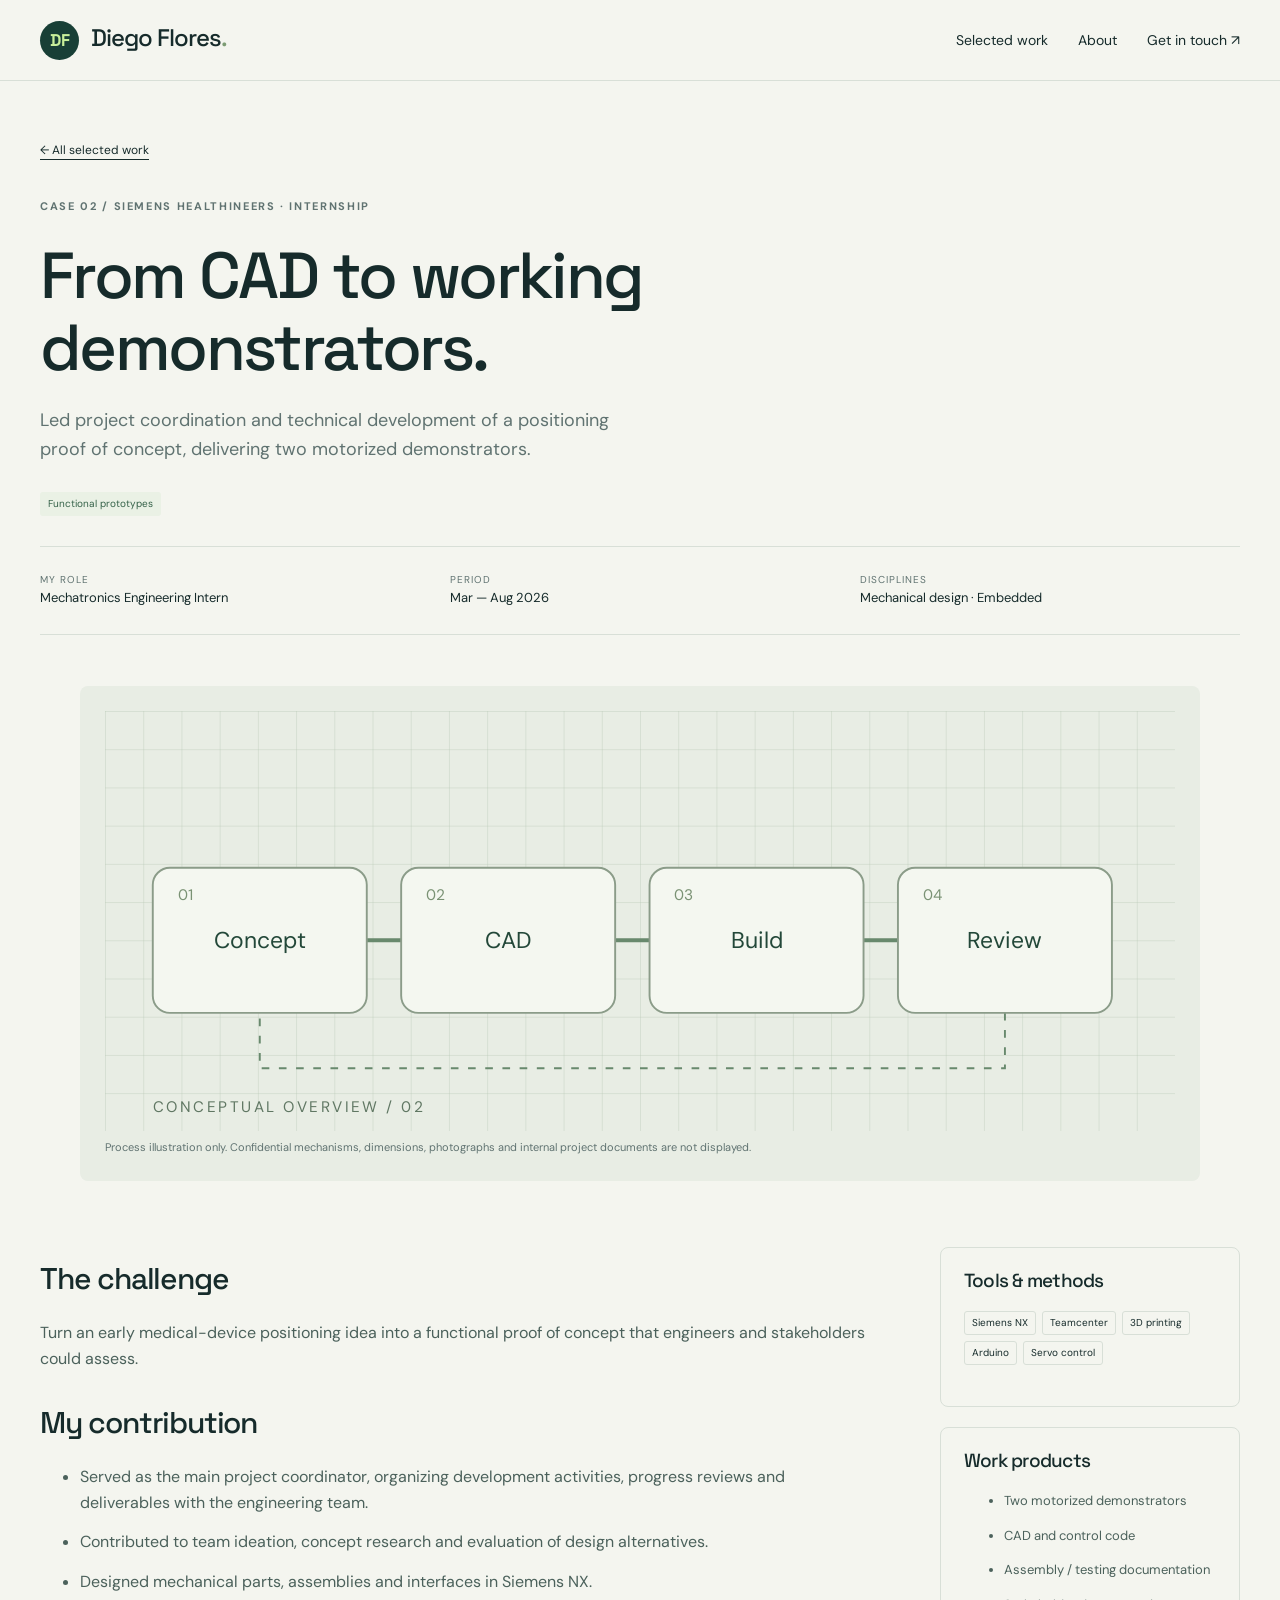
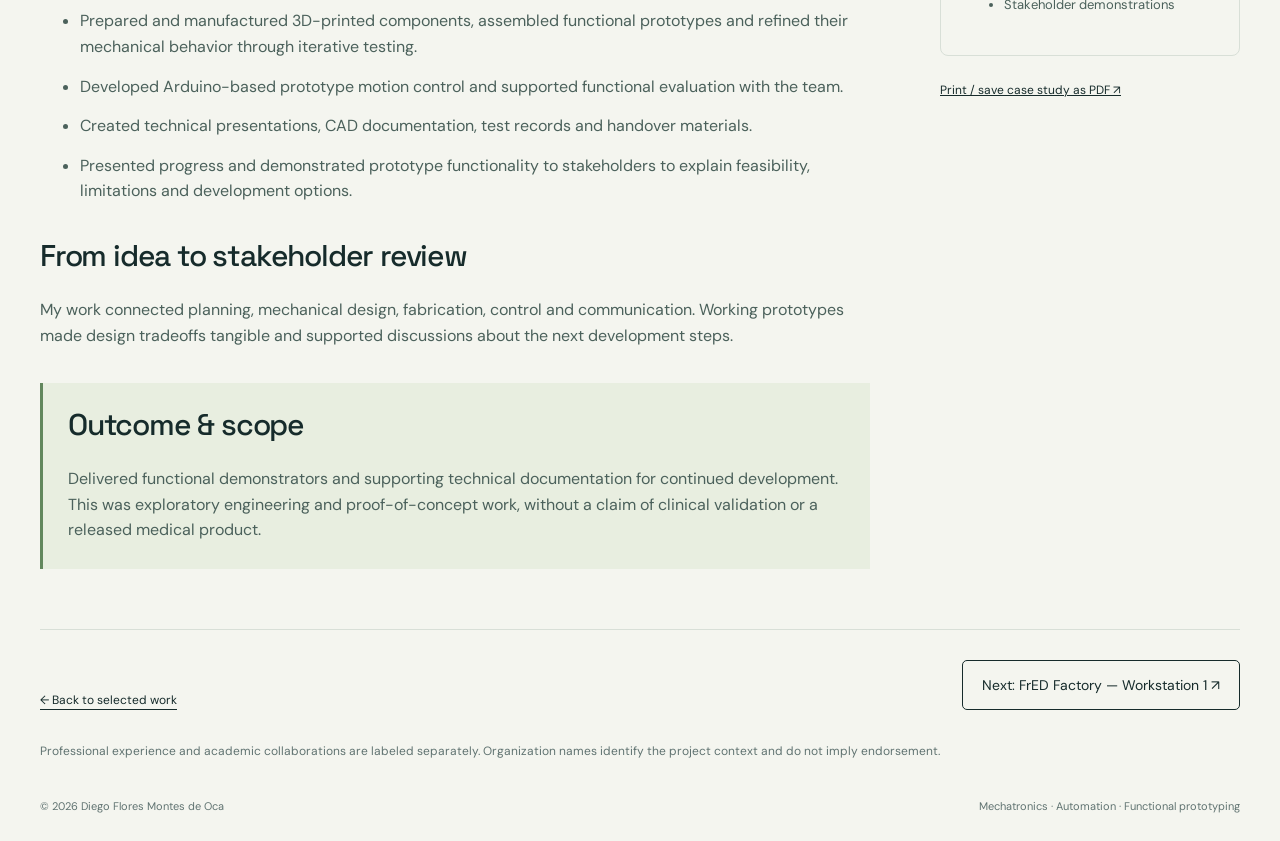
<file: functional-prototyping.html>
<!doctype html><html lang="en"><head><meta charset="utf-8"><meta name="viewport" content="width=device-width,initial-scale=1"><meta name="theme-color" content="#183f36"><title>Medical positioning proof of concept | Diego Flores</title><meta name="description" content="Led project coordination and technical development of a positioning proof of concept, delivering two motorized demonstrators."><link rel="icon" href="favicon.svg" type="image/svg+xml"><link rel="stylesheet" href="style.css"></head><body><a class="skip" href="#main">Skip to content</a><header><nav class="wrap"><a class="brand" href="index.html"><b>DF</b>Diego Flores<span style="color:#7c9c74">.</span></a><div class="navlinks"><a href="index.html#work">Selected work</a><a href="index.html#about">About</a><a href="index.html#contact">Get in touch ↗</a></div></nav></header><main id="main" class="wrap"><section class="casehero"><a class="back" href="index.html#work">← All selected work</a><div style="margin-top:30px"><span class="eyebrow">CASE 02 / Siemens Healthineers · Internship</span></div><h1>From CAD to working demonstrators.</h1><p class="lead">Led project coordination and technical development of a positioning proof of concept, delivering two motorized demonstrators.</p><span class="status">Functional prototypes</span><div class="case-meta"><div><small>My role</small>Mechatronics Engineering Intern</div><div><small>Period</small>Mar — Aug 2026</div><div><small>Disciplines</small>Mechanical design · Embedded</div></div></section><figure class="case-figure"><svg viewBox="0 0 560 220" role="img" aria-label="Medical positioning proof of concept: conceptual overview"><defs><pattern id="gfunctional-prototyping" width="20" height="20" patternUnits="userSpaceOnUse"><path d="M 20 0 L 0 0 0 20" class="grid"/></pattern></defs><rect class="bg" width="560" height="220" fill="url(#gfunctional-prototyping)"/><g class="wires"><path d="M 102 120 H 174" /><path d="M 232 120 H 304" /><path d="M 362 120 H 434" /><path d="M 471 158 V 187 H 81 V 158" class="return"/></g><g><rect x="25" y="82" width="112" height="76" rx="9"/><text x="81" y="124" text-anchor="middle">Concept</text><text class="idx" x="38" y="99">01</text></g><g><rect x="155" y="82" width="112" height="76" rx="9"/><text x="211" y="124" text-anchor="middle">CAD</text><text class="idx" x="168" y="99">02</text></g><g><rect x="285" y="82" width="112" height="76" rx="9"/><text x="341" y="124" text-anchor="middle">Build</text><text class="idx" x="298" y="99">03</text></g><g><rect x="415" y="82" width="112" height="76" rx="9"/><text x="471" y="124" text-anchor="middle">Review</text><text class="idx" x="428" y="99">04</text></g><text class="foot" x="25" y="210">CONCEPTUAL OVERVIEW / 02</text></svg><figcaption>Process illustration only. Confidential mechanisms, dimensions, photographs and internal project documents are not displayed.</figcaption></figure><div class="case-body"><div><h2>The challenge</h2><p>Turn an early medical-device positioning idea into a functional proof of concept that engineers and stakeholders could assess.</p><h2>My contribution</h2><ul><li>Served as the main project coordinator, organizing development activities, progress reviews and deliverables with the engineering team.</li><li>Contributed to team ideation, concept research and evaluation of design alternatives.</li><li>Designed mechanical parts, assemblies and interfaces in Siemens NX.</li><li>Prepared and manufactured 3D-printed components, assembled functional prototypes and refined their mechanical behavior through iterative testing.</li><li>Developed Arduino-based prototype motion control and supported functional evaluation with the team.</li><li>Created technical presentations, CAD documentation, test records and handover materials.</li><li>Presented progress and demonstrated prototype functionality to stakeholders to explain feasibility, limitations and development options.</li></ul><h2>From idea to stakeholder review</h2><p>My work connected planning, mechanical design, fabrication, control and communication. Working prototypes made design tradeoffs tangible and supported discussions about the next development steps.</p><div class="result"><h2>Outcome &amp; scope</h2><p>Delivered functional demonstrators and supporting technical documentation for continued development. This was exploratory engineering and proof-of-concept work, without a claim of clinical validation or a released medical product.</p></div></div><aside><div class="aside-box"><h3>Tools & methods</h3><div class="tagrow"><span class="tag">Siemens NX</span><span class="tag">Teamcenter</span><span class="tag">3D printing</span><span class="tag">Arduino</span><span class="tag">Servo control</span></div></div><div class="aside-box"><h3>Work products</h3><ul><li>Two motorized demonstrators</li><li>CAD and control code</li><li>Assembly / testing documentation</li><li>Stakeholder demonstrations</li></ul></div><button class="print-button" onclick="window.print()">Print / save case study as PDF ↗</button></aside></div><div class="section-head" style="border-top:1px solid var(--line);padding-top:30px"><a class="back" href="index.html#work">← Back to selected work</a><a class="btn" href="fred-factory.html">Next: FrED Factory — Workstation 1 ↗</a></div><p class="footnote">Professional experience and academic collaborations are labeled separately. Organization names identify the project context and do not imply endorsement.</p></main><footer><div class="wrap"><span>© 2026 Diego Flores Montes de Oca</span><span>Mechatronics · Automation · Functional prototyping</span></div></footer></body></html>
</file>
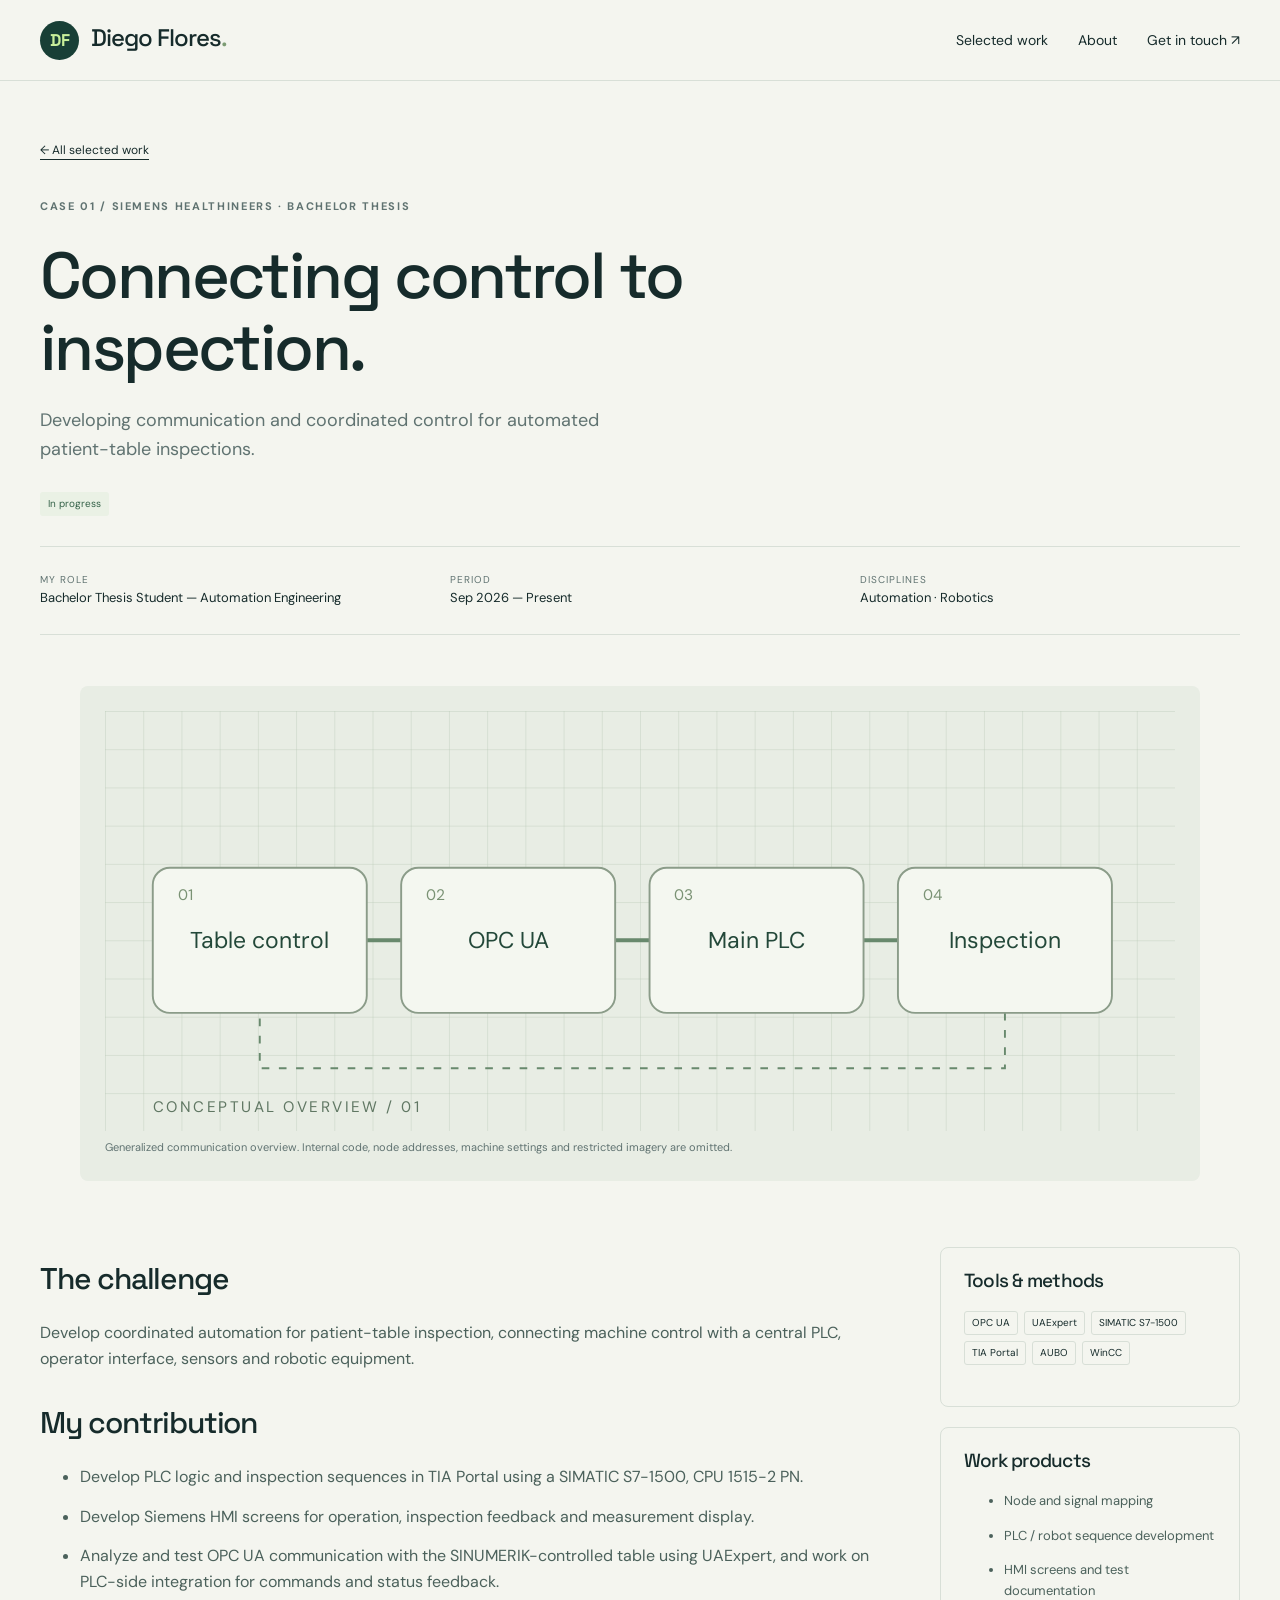
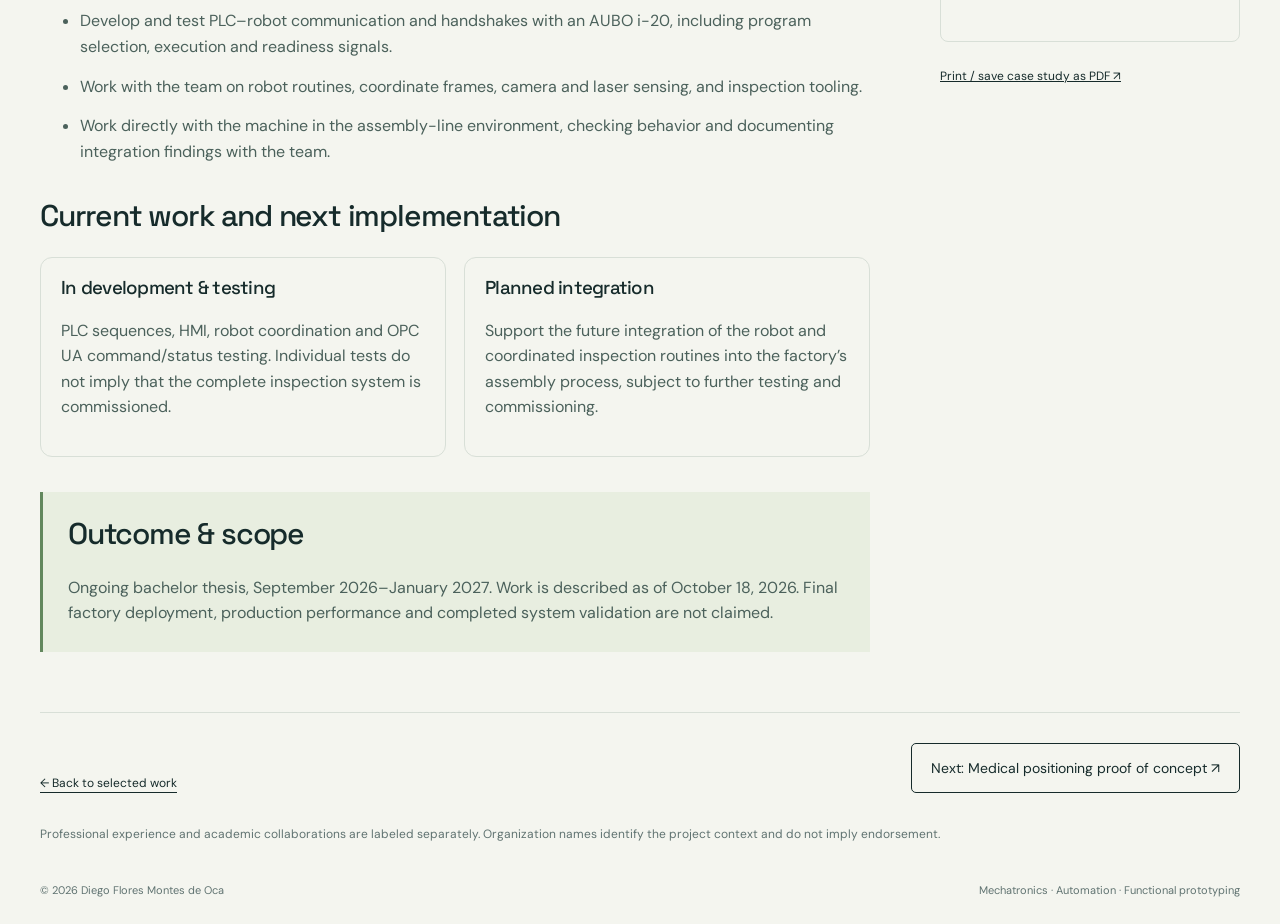
<file: patient-table.html>
<!doctype html><html lang="en"><head><meta charset="utf-8"><meta name="viewport" content="width=device-width,initial-scale=1"><meta name="theme-color" content="#183f36"><title>Patient-table inspection automation | Diego Flores</title><meta name="description" content="Developing communication and coordinated control for automated patient-table inspections."><link rel="icon" href="favicon.svg" type="image/svg+xml"><link rel="stylesheet" href="style.css"></head><body><a class="skip" href="#main">Skip to content</a><header><nav class="wrap"><a class="brand" href="index.html"><b>DF</b>Diego Flores<span style="color:#7c9c74">.</span></a><div class="navlinks"><a href="index.html#work">Selected work</a><a href="index.html#about">About</a><a href="index.html#contact">Get in touch ↗</a></div></nav></header><main id="main" class="wrap"><section class="casehero"><a class="back" href="index.html#work">← All selected work</a><div style="margin-top:30px"><span class="eyebrow">CASE 01 / Siemens Healthineers · Bachelor thesis</span></div><h1>Connecting control to inspection.</h1><p class="lead">Developing communication and coordinated control for automated patient-table inspections.</p><span class="status">In progress</span><div class="case-meta"><div><small>My role</small>Bachelor Thesis Student — Automation Engineering</div><div><small>Period</small>Sep 2026 — Present</div><div><small>Disciplines</small>Automation · Robotics</div></div></section><figure class="case-figure"><svg viewBox="0 0 560 220" role="img" aria-label="Patient-table inspection automation: conceptual overview"><defs><pattern id="gpatient-table" width="20" height="20" patternUnits="userSpaceOnUse"><path d="M 20 0 L 0 0 0 20" class="grid"/></pattern></defs><rect class="bg" width="560" height="220" fill="url(#gpatient-table)"/><g class="wires"><path d="M 102 120 H 174" /><path d="M 232 120 H 304" /><path d="M 362 120 H 434" /><path d="M 471 158 V 187 H 81 V 158" class="return"/></g><g><rect x="25" y="82" width="112" height="76" rx="9"/><text x="81" y="124" text-anchor="middle">Table control</text><text class="idx" x="38" y="99">01</text></g><g><rect x="155" y="82" width="112" height="76" rx="9"/><text x="211" y="124" text-anchor="middle">OPC UA</text><text class="idx" x="168" y="99">02</text></g><g><rect x="285" y="82" width="112" height="76" rx="9"/><text x="341" y="124" text-anchor="middle">Main PLC</text><text class="idx" x="298" y="99">03</text></g><g><rect x="415" y="82" width="112" height="76" rx="9"/><text x="471" y="124" text-anchor="middle">Inspection</text><text class="idx" x="428" y="99">04</text></g><text class="foot" x="25" y="210">CONCEPTUAL OVERVIEW / 01</text></svg><figcaption>Generalized communication overview. Internal code, node addresses, machine settings and restricted imagery are omitted.</figcaption></figure><div class="case-body"><div><h2>The challenge</h2><p>Develop coordinated automation for patient-table inspection, connecting machine control with a central PLC, operator interface, sensors and robotic equipment.</p><h2>My contribution</h2><ul><li>Develop PLC logic and inspection sequences in TIA Portal using a SIMATIC S7-1500, CPU 1515-2 PN.</li><li>Develop Siemens HMI screens for operation, inspection feedback and measurement display.</li><li>Analyze and test OPC UA communication with the SINUMERIK-controlled table using UAExpert, and work on PLC-side integration for commands and status feedback.</li><li>Develop and test PLC–robot communication and handshakes with an AUBO i-20, including program selection, execution and readiness signals.</li><li>Work with the team on robot routines, coordinate frames, camera and laser sensing, and inspection tooling.</li><li>Work directly with the machine in the assembly-line environment, checking behavior and documenting integration findings with the team.</li></ul><h2>Current work and next implementation</h2><div class="phase-grid"><div><h3>In development &amp; testing</h3><p>PLC sequences, HMI, robot coordination and OPC UA command/status testing. Individual tests do not imply that the complete inspection system is commissioned.</p></div><div><h3>Planned integration</h3><p>Support the future integration of the robot and coordinated inspection routines into the factory’s assembly process, subject to further testing and commissioning.</p></div></div><div class="result"><h2>Outcome &amp; scope</h2><p>Ongoing bachelor thesis, September 2026–January 2027. Work is described as of October 18, 2026. Final factory deployment, production performance and completed system validation are not claimed.</p></div></div><aside><div class="aside-box"><h3>Tools & methods</h3><div class="tagrow"><span class="tag">OPC UA</span><span class="tag">UAExpert</span><span class="tag">SIMATIC S7-1500</span><span class="tag">TIA Portal</span><span class="tag">AUBO</span><span class="tag">WinCC</span></div></div><div class="aside-box"><h3>Work products</h3><ul><li>Node and signal mapping</li><li>PLC / robot sequence development</li><li>HMI screens and test documentation</li></ul></div><button class="print-button" onclick="window.print()">Print / save case study as PDF ↗</button></aside></div><div class="section-head" style="border-top:1px solid var(--line);padding-top:30px"><a class="back" href="index.html#work">← Back to selected work</a><a class="btn" href="functional-prototyping.html">Next: Medical positioning proof of concept ↗</a></div><p class="footnote">Professional experience and academic collaborations are labeled separately. Organization names identify the project context and do not imply endorsement.</p></main><footer><div class="wrap"><span>© 2026 Diego Flores Montes de Oca</span><span>Mechatronics · Automation · Functional prototyping</span></div></footer></body></html>
</file>
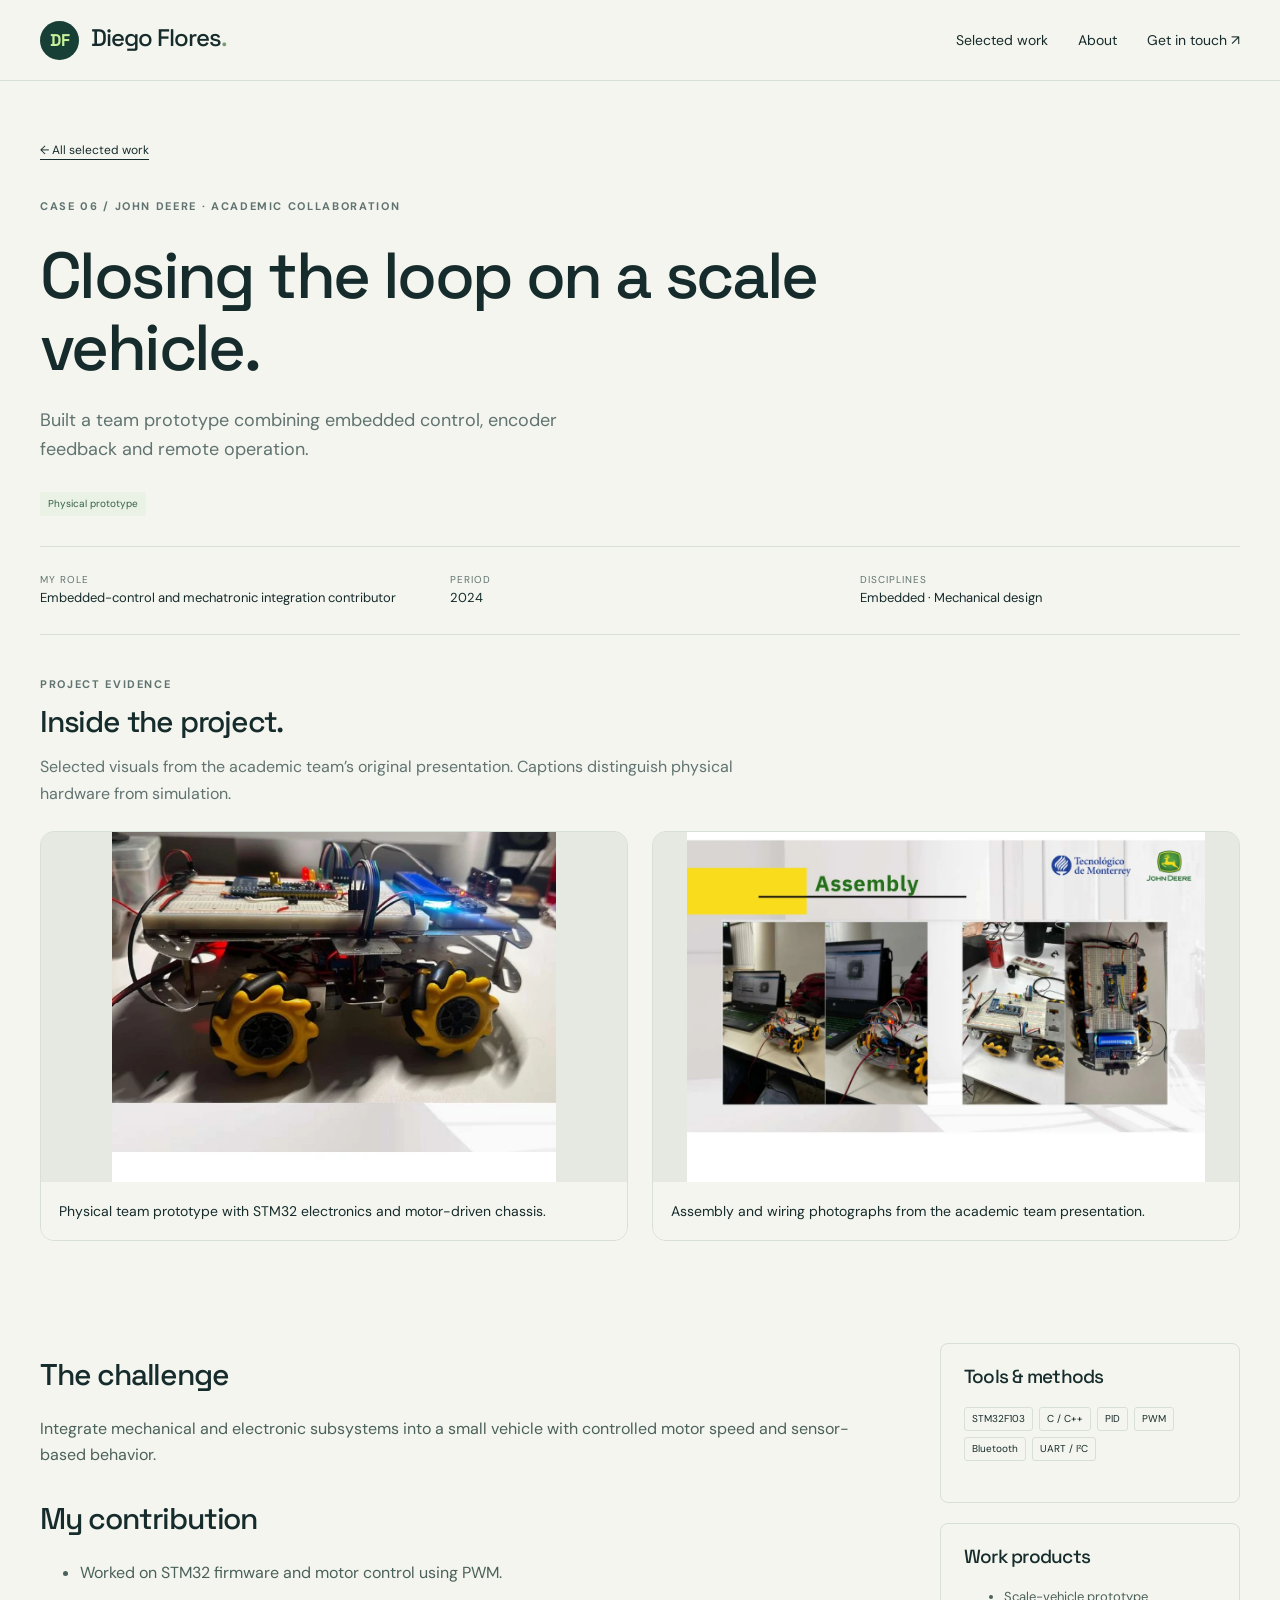
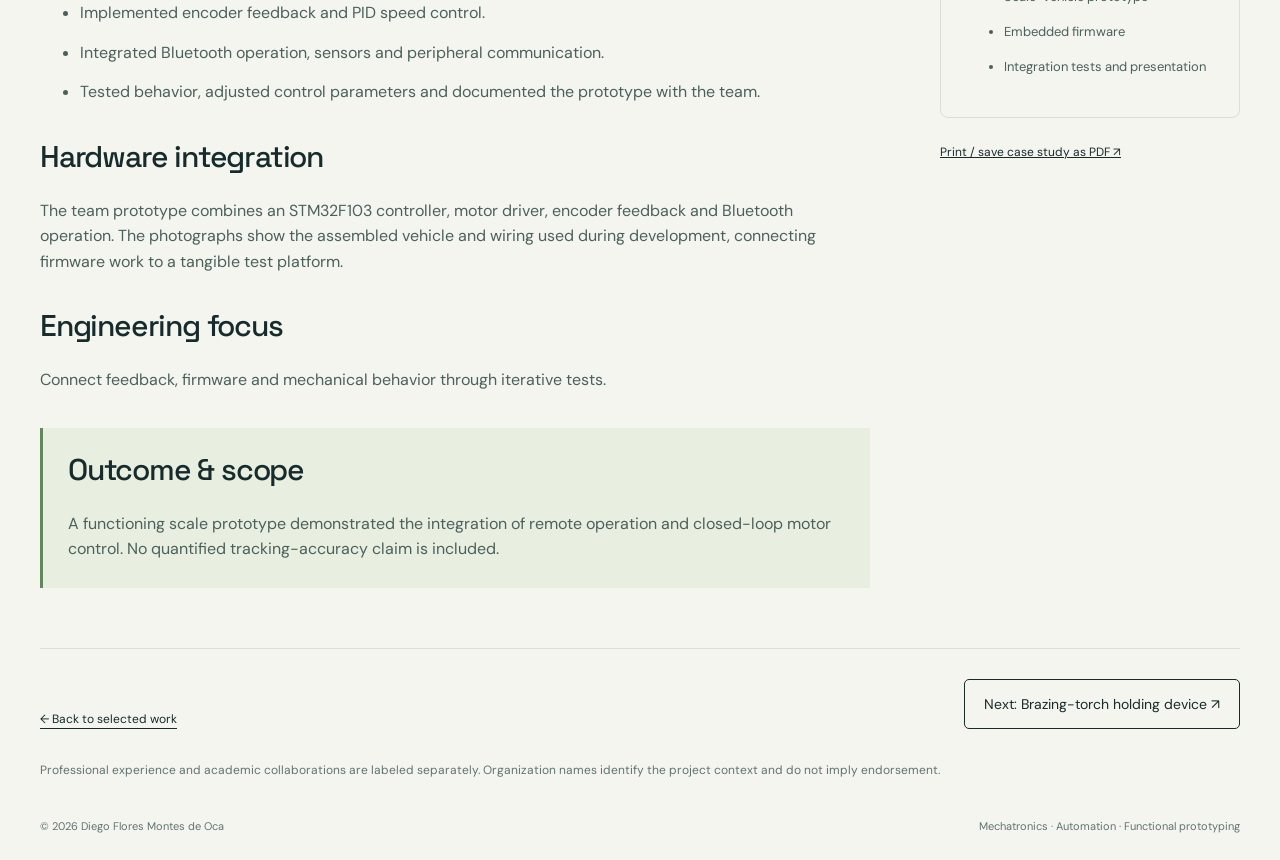
<file: stm32-vehicle.html>
<!doctype html><html lang="en"><head><meta charset="utf-8"><meta name="viewport" content="width=device-width,initial-scale=1"><meta name="theme-color" content="#183f36"><title>Semi-autonomous scale vehicle | Diego Flores</title><meta name="description" content="Built a team prototype combining embedded control, encoder feedback and remote operation."><link rel="icon" href="favicon.svg" type="image/svg+xml"><link rel="stylesheet" href="style.css"></head><body><a class="skip" href="#main">Skip to content</a><header><nav class="wrap"><a class="brand" href="index.html"><b>DF</b>Diego Flores<span style="color:#7c9c74">.</span></a><div class="navlinks"><a href="index.html#work">Selected work</a><a href="index.html#about">About</a><a href="index.html#contact">Get in touch ↗</a></div></nav></header><main id="main" class="wrap"><section class="casehero"><a class="back" href="index.html#work">← All selected work</a><div style="margin-top:30px"><span class="eyebrow">CASE 06 / John Deere · Academic collaboration</span></div><h1>Closing the loop on a scale vehicle.</h1><p class="lead">Built a team prototype combining embedded control, encoder feedback and remote operation.</p><span class="status">Physical prototype</span><div class="case-meta"><div><small>My role</small>Embedded-control and mechatronic integration contributor</div><div><small>Period</small>2024</div><div><small>Disciplines</small>Embedded · Mechanical design</div></div></section><section class="project-gallery" aria-label="Project photographs and engineering evidence"><div class="gallery-intro"><span class="eyebrow">Project evidence</span><h2>Inside the project.</h2><p>Selected visuals from the academic team’s original presentation. Captions distinguish physical hardware from simulation.</p></div><div class="gallery-grid"><figure><a href="vehicle-prototype.webp" target="_blank" rel="noopener" aria-label="Enlarge: Assembled STM32 scale vehicle with breadboard electronics"><img src="vehicle-prototype.webp" alt="Assembled STM32 scale vehicle with breadboard electronics" loading="lazy" decoding="async"></a><figcaption>Physical team prototype with STM32 electronics and motor-driven chassis.</figcaption></figure><figure><a href="vehicle-assembly.webp" target="_blank" rel="noopener" aria-label="Enlarge: Vehicle assembly and wiring photographs"><img src="vehicle-assembly.webp" alt="Vehicle assembly and wiring photographs" loading="lazy" decoding="async"></a><figcaption>Assembly and wiring photographs from the academic team presentation.</figcaption></figure></div></section><div class="case-body"><div><h2>The challenge</h2><p>Integrate mechanical and electronic subsystems into a small vehicle with controlled motor speed and sensor-based behavior.</p><h2>My contribution</h2><ul><li>Worked on STM32 firmware and motor control using PWM.</li><li>Implemented encoder feedback and PID speed control.</li><li>Integrated Bluetooth operation, sensors and peripheral communication.</li><li>Tested behavior, adjusted control parameters and documented the prototype with the team.</li></ul><h2>Hardware integration</h2><p>The team prototype combines an STM32F103 controller, motor driver, encoder feedback and Bluetooth operation. The photographs show the assembled vehicle and wiring used during development, connecting firmware work to a tangible test platform.</p><h2>Engineering focus</h2><p>Connect feedback, firmware and mechanical behavior through iterative tests.</p><div class="result"><h2>Outcome & scope</h2><p>A functioning scale prototype demonstrated the integration of remote operation and closed-loop motor control. No quantified tracking-accuracy claim is included.</p></div></div><aside><div class="aside-box"><h3>Tools & methods</h3><div class="tagrow"><span class="tag">STM32F103</span><span class="tag">C / C++</span><span class="tag">PID</span><span class="tag">PWM</span><span class="tag">Bluetooth</span><span class="tag">UART / I²C</span></div></div><div class="aside-box"><h3>Work products</h3><ul><li>Scale-vehicle prototype</li><li>Embedded firmware</li><li>Integration tests and presentation</li></ul></div><button class="print-button" onclick="window.print()">Print / save case study as PDF ↗</button></aside></div><div class="section-head" style="border-top:1px solid var(--line);padding-top:30px"><a class="back" href="index.html#work">← Back to selected work</a><a class="btn" href="torch-holder.html">Next: Brazing-torch holding device ↗</a></div><p class="footnote">Professional experience and academic collaborations are labeled separately. Organization names identify the project context and do not imply endorsement.</p></main><footer><div class="wrap"><span>© 2026 Diego Flores Montes de Oca</span><span>Mechatronics · Automation · Functional prototyping</span></div></footer></body></html>
</file>
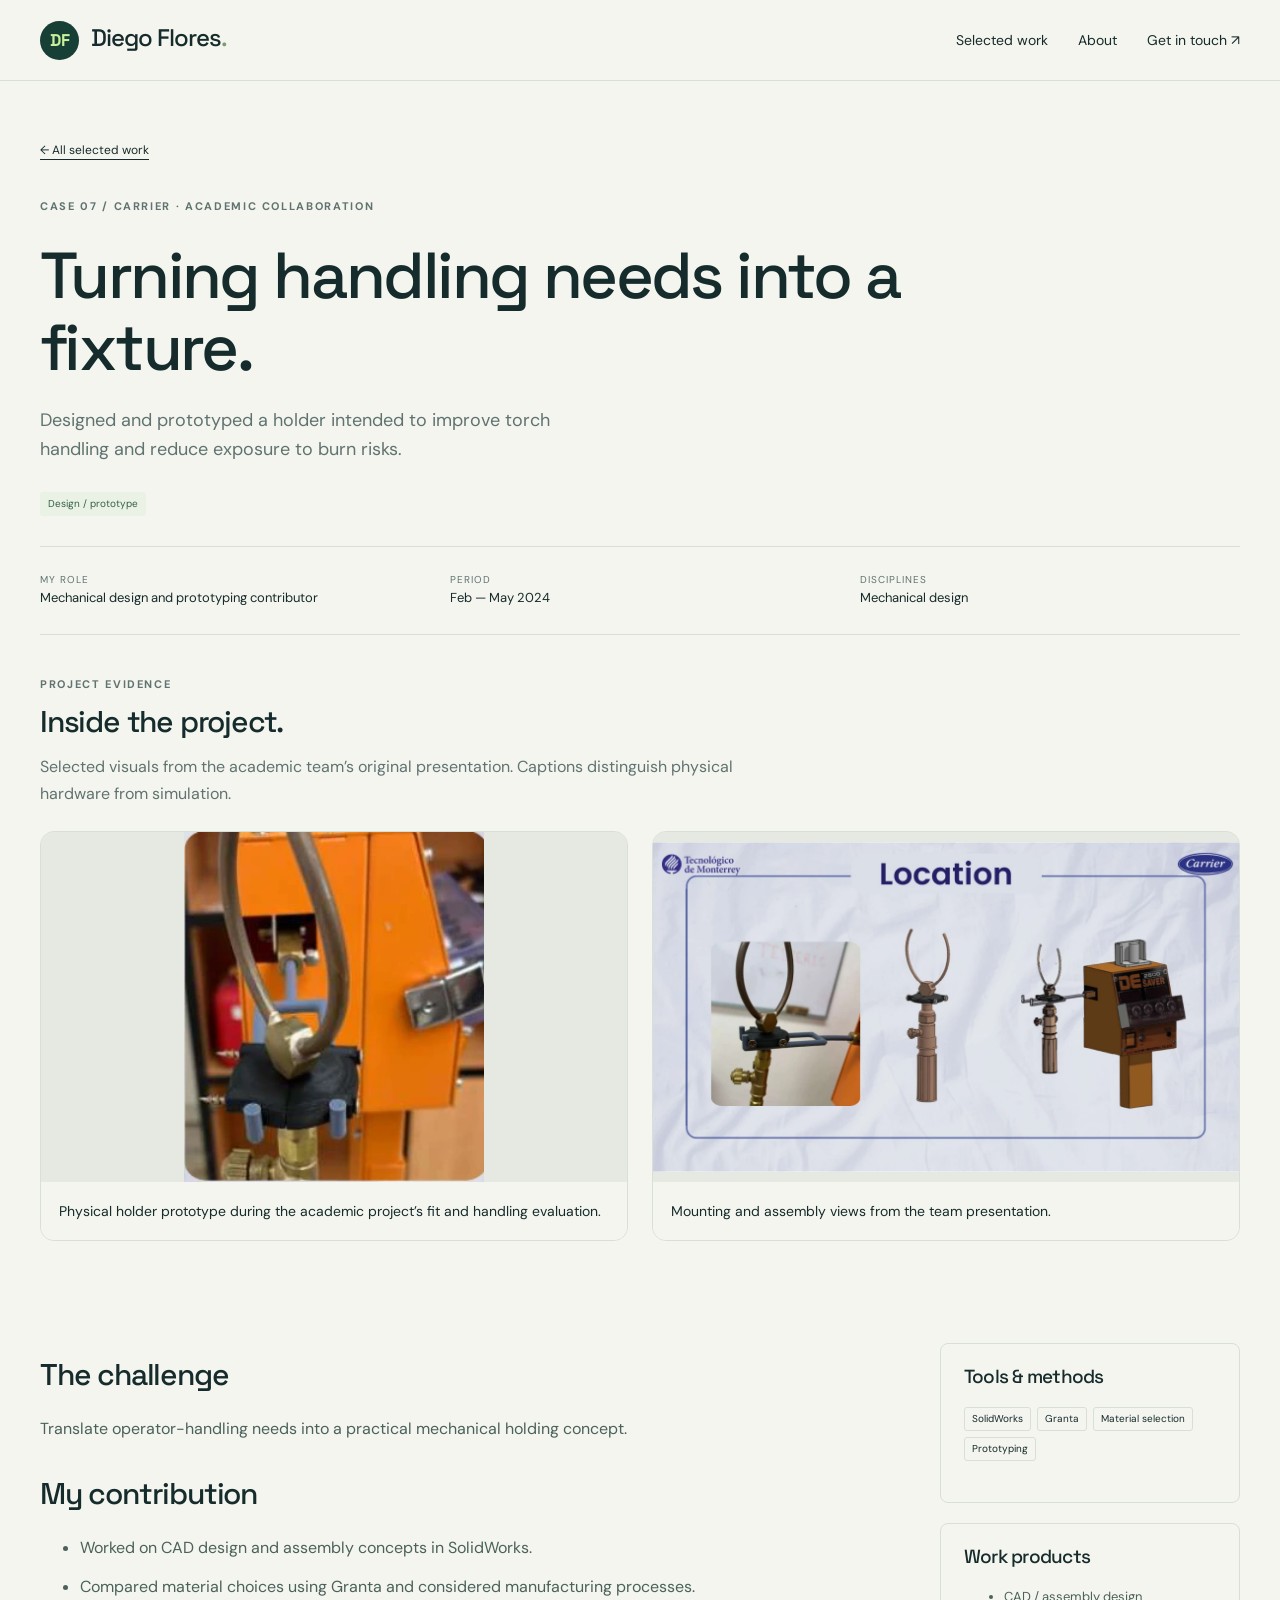
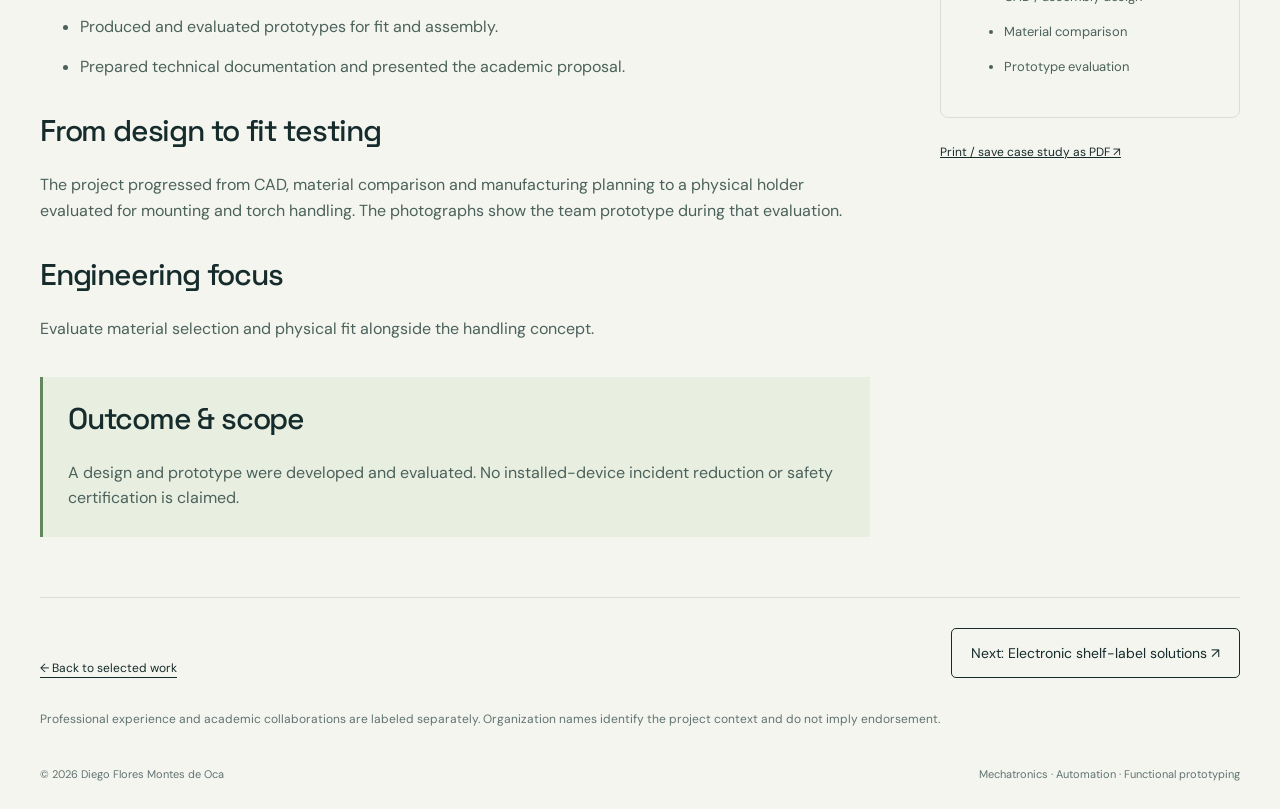
<file: torch-holder.html>
<!doctype html><html lang="en"><head><meta charset="utf-8"><meta name="viewport" content="width=device-width,initial-scale=1"><meta name="theme-color" content="#183f36"><title>Brazing-torch holding device | Diego Flores</title><meta name="description" content="Designed and prototyped a holder intended to improve torch handling and reduce exposure to burn risks."><link rel="icon" href="favicon.svg" type="image/svg+xml"><link rel="stylesheet" href="style.css"></head><body><a class="skip" href="#main">Skip to content</a><header><nav class="wrap"><a class="brand" href="index.html"><b>DF</b>Diego Flores<span style="color:#7c9c74">.</span></a><div class="navlinks"><a href="index.html#work">Selected work</a><a href="index.html#about">About</a><a href="index.html#contact">Get in touch ↗</a></div></nav></header><main id="main" class="wrap"><section class="casehero"><a class="back" href="index.html#work">← All selected work</a><div style="margin-top:30px"><span class="eyebrow">CASE 07 / Carrier · Academic collaboration</span></div><h1>Turning handling needs into a fixture.</h1><p class="lead">Designed and prototyped a holder intended to improve torch handling and reduce exposure to burn risks.</p><span class="status">Design / prototype</span><div class="case-meta"><div><small>My role</small>Mechanical design and prototyping contributor</div><div><small>Period</small>Feb — May 2024</div><div><small>Disciplines</small>Mechanical design</div></div></section><section class="project-gallery" aria-label="Project photographs and engineering evidence"><div class="gallery-intro"><span class="eyebrow">Project evidence</span><h2>Inside the project.</h2><p>Selected visuals from the academic team’s original presentation. Captions distinguish physical hardware from simulation.</p></div><div class="gallery-grid"><figure><a href="carrier-prototype.webp" target="_blank" rel="noopener" aria-label="Enlarge: Torch holder prototype fitted to equipment"><img src="carrier-prototype.webp" alt="Torch holder prototype fitted to equipment" loading="lazy" decoding="async"></a><figcaption>Physical holder prototype during the academic project’s fit and handling evaluation.</figcaption></figure><figure><a href="carrier-design.webp" target="_blank" rel="noopener" aria-label="Enlarge: Torch holder mounting and assembly views"><img src="carrier-design.webp" alt="Torch holder mounting and assembly views" loading="lazy" decoding="async"></a><figcaption>Mounting and assembly views from the team presentation.</figcaption></figure></div></section><div class="case-body"><div><h2>The challenge</h2><p>Translate operator-handling needs into a practical mechanical holding concept.</p><h2>My contribution</h2><ul><li>Worked on CAD design and assembly concepts in SolidWorks.</li><li>Compared material choices using Granta and considered manufacturing processes.</li><li>Produced and evaluated prototypes for fit and assembly.</li><li>Prepared technical documentation and presented the academic proposal.</li></ul><h2>From design to fit testing</h2><p>The project progressed from CAD, material comparison and manufacturing planning to a physical holder evaluated for mounting and torch handling. The photographs show the team prototype during that evaluation.</p><h2>Engineering focus</h2><p>Evaluate material selection and physical fit alongside the handling concept.</p><div class="result"><h2>Outcome & scope</h2><p>A design and prototype were developed and evaluated. No installed-device incident reduction or safety certification is claimed.</p></div></div><aside><div class="aside-box"><h3>Tools & methods</h3><div class="tagrow"><span class="tag">SolidWorks</span><span class="tag">Granta</span><span class="tag">Material selection</span><span class="tag">Prototyping</span></div></div><div class="aside-box"><h3>Work products</h3><ul><li>CAD / assembly design</li><li>Material comparison</li><li>Prototype evaluation</li></ul></div><button class="print-button" onclick="window.print()">Print / save case study as PDF ↗</button></aside></div><div class="section-head" style="border-top:1px solid var(--line);padding-top:30px"><a class="back" href="index.html#work">← Back to selected work</a><a class="btn" href="vusion-support.html">Next: Electronic shelf-label solutions ↗</a></div><p class="footnote">Professional experience and academic collaborations are labeled separately. Organization names identify the project context and do not imply endorsement.</p></main><footer><div class="wrap"><span>© 2026 Diego Flores Montes de Oca</span><span>Mechatronics · Automation · Functional prototyping</span></div></footer></body></html>
</file>
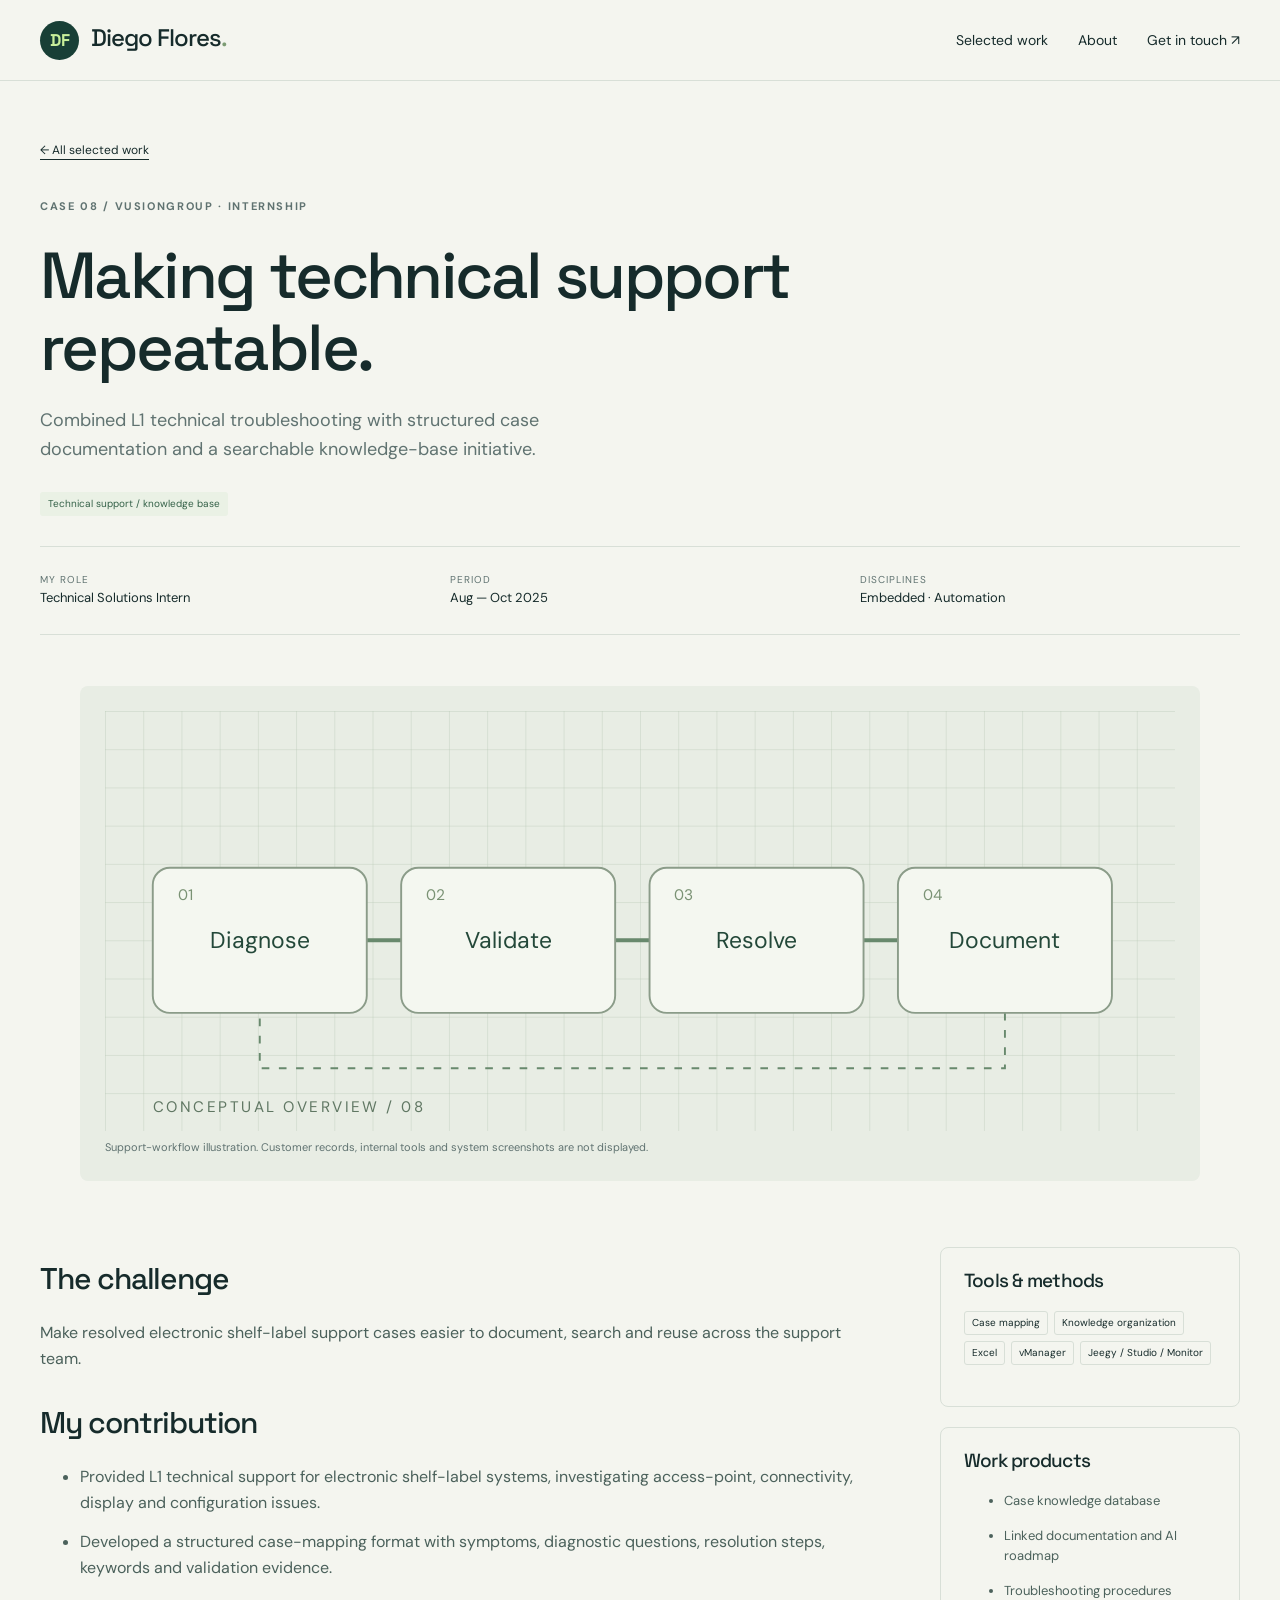
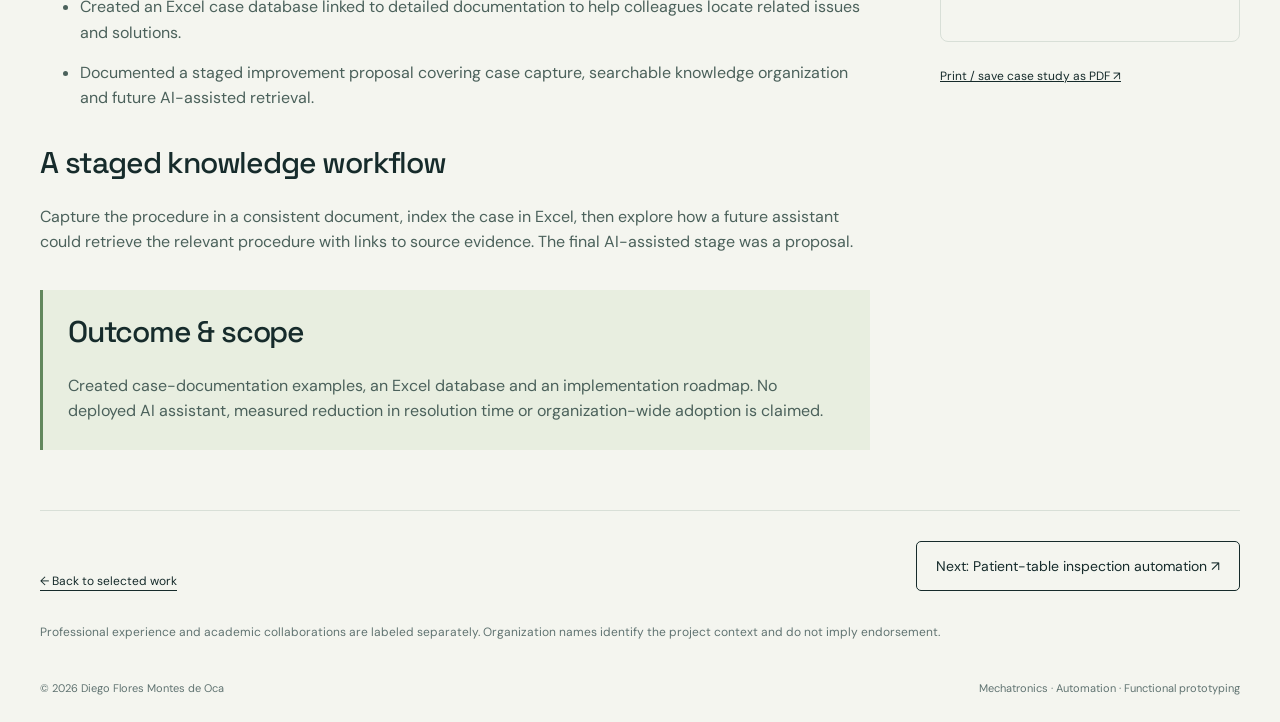
<file: vusion-support.html>
<!doctype html><html lang="en"><head><meta charset="utf-8"><meta name="viewport" content="width=device-width,initial-scale=1"><meta name="theme-color" content="#183f36"><title>Electronic shelf-label solutions | Diego Flores</title><meta name="description" content="Combined L1 technical troubleshooting with structured case documentation and a searchable knowledge-base initiative."><link rel="icon" href="favicon.svg" type="image/svg+xml"><link rel="stylesheet" href="style.css"></head><body><a class="skip" href="#main">Skip to content</a><header><nav class="wrap"><a class="brand" href="index.html"><b>DF</b>Diego Flores<span style="color:#7c9c74">.</span></a><div class="navlinks"><a href="index.html#work">Selected work</a><a href="index.html#about">About</a><a href="index.html#contact">Get in touch ↗</a></div></nav></header><main id="main" class="wrap"><section class="casehero"><a class="back" href="index.html#work">← All selected work</a><div style="margin-top:30px"><span class="eyebrow">CASE 08 / VusionGroup · Internship</span></div><h1>Making technical support repeatable.</h1><p class="lead">Combined L1 technical troubleshooting with structured case documentation and a searchable knowledge-base initiative.</p><span class="status">Technical support / knowledge base</span><div class="case-meta"><div><small>My role</small>Technical Solutions Intern</div><div><small>Period</small>Aug — Oct 2025</div><div><small>Disciplines</small>Embedded · Automation</div></div></section><figure class="case-figure"><svg viewBox="0 0 560 220" role="img" aria-label="Electronic shelf-label solutions: conceptual overview"><defs><pattern id="gvusion-support" width="20" height="20" patternUnits="userSpaceOnUse"><path d="M 20 0 L 0 0 0 20" class="grid"/></pattern></defs><rect class="bg" width="560" height="220" fill="url(#gvusion-support)"/><g class="wires"><path d="M 102 120 H 174" /><path d="M 232 120 H 304" /><path d="M 362 120 H 434" /><path d="M 471 158 V 187 H 81 V 158" class="return"/></g><g><rect x="25" y="82" width="112" height="76" rx="9"/><text x="81" y="124" text-anchor="middle">Diagnose</text><text class="idx" x="38" y="99">01</text></g><g><rect x="155" y="82" width="112" height="76" rx="9"/><text x="211" y="124" text-anchor="middle">Validate</text><text class="idx" x="168" y="99">02</text></g><g><rect x="285" y="82" width="112" height="76" rx="9"/><text x="341" y="124" text-anchor="middle">Resolve</text><text class="idx" x="298" y="99">03</text></g><g><rect x="415" y="82" width="112" height="76" rx="9"/><text x="471" y="124" text-anchor="middle">Document</text><text class="idx" x="428" y="99">04</text></g><text class="foot" x="25" y="210">CONCEPTUAL OVERVIEW / 08</text></svg><figcaption>Support-workflow illustration. Customer records, internal tools and system screenshots are not displayed.</figcaption></figure><div class="case-body"><div><h2>The challenge</h2><p>Make resolved electronic shelf-label support cases easier to document, search and reuse across the support team.</p><h2>My contribution</h2><ul><li>Provided L1 technical support for electronic shelf-label systems, investigating access-point, connectivity, display and configuration issues.</li><li>Developed a structured case-mapping format with symptoms, diagnostic questions, resolution steps, keywords and validation evidence.</li><li>Created an Excel case database linked to detailed documentation to help colleagues locate related issues and solutions.</li><li>Documented a staged improvement proposal covering case capture, searchable knowledge organization and future AI-assisted retrieval.</li></ul><h2>A staged knowledge workflow</h2><p>Capture the procedure in a consistent document, index the case in Excel, then explore how a future assistant could retrieve the relevant procedure with links to source evidence. The final AI-assisted stage was a proposal.</p><div class="result"><h2>Outcome &amp; scope</h2><p>Created case-documentation examples, an Excel database and an implementation roadmap. No deployed AI assistant, measured reduction in resolution time or organization-wide adoption is claimed.</p></div></div><aside><div class="aside-box"><h3>Tools & methods</h3><div class="tagrow"><span class="tag">Case mapping</span><span class="tag">Knowledge organization</span><span class="tag">Excel</span><span class="tag">vManager</span><span class="tag">Jeegy / Studio / Monitor</span></div></div><div class="aside-box"><h3>Work products</h3><ul><li>Case knowledge database</li><li>Linked documentation and AI roadmap</li><li>Troubleshooting procedures</li></ul></div><button class="print-button" onclick="window.print()">Print / save case study as PDF ↗</button></aside></div><div class="section-head" style="border-top:1px solid var(--line);padding-top:30px"><a class="back" href="index.html#work">← Back to selected work</a><a class="btn" href="patient-table.html">Next: Patient-table inspection automation ↗</a></div><p class="footnote">Professional experience and academic collaborations are labeled separately. Organization names identify the project context and do not imply endorsement.</p></main><footer><div class="wrap"><span>© 2026 Diego Flores Montes de Oca</span><span>Mechatronics · Automation · Functional prototyping</span></div></footer></body></html>
</file>
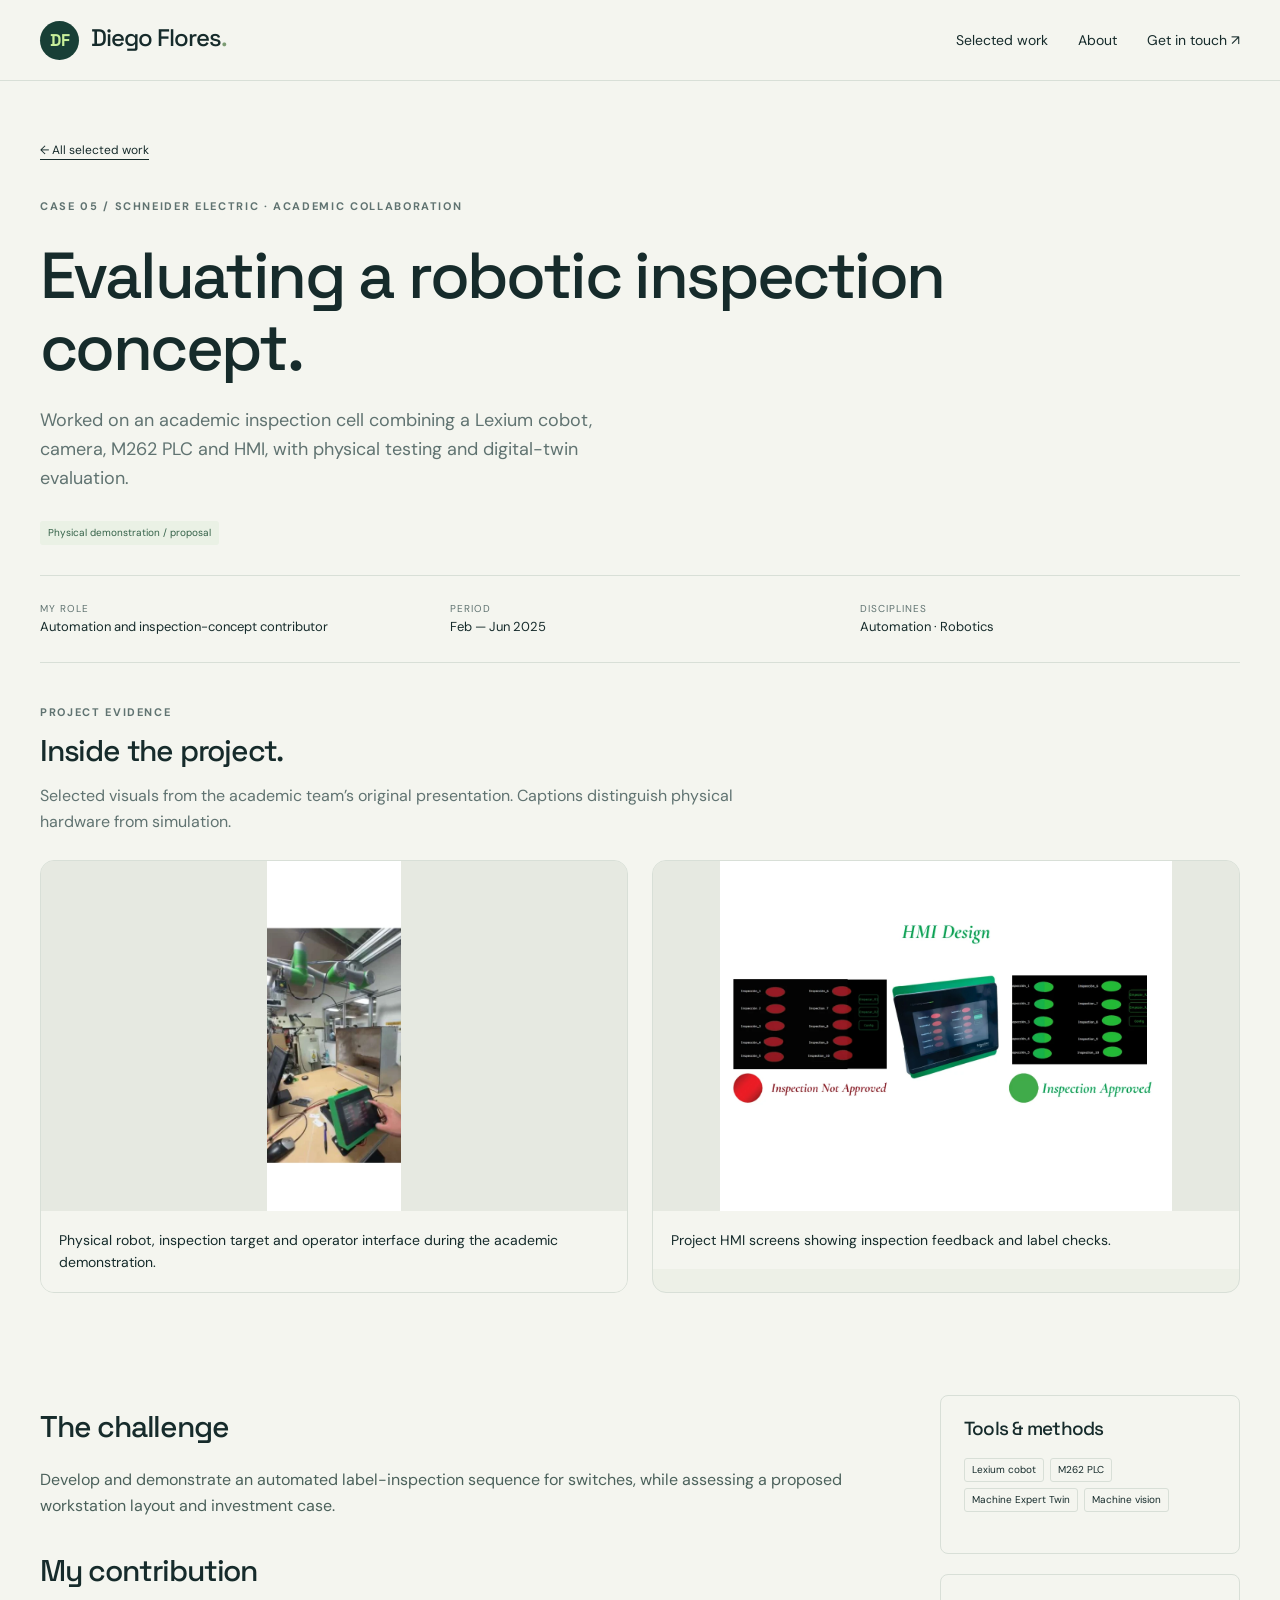
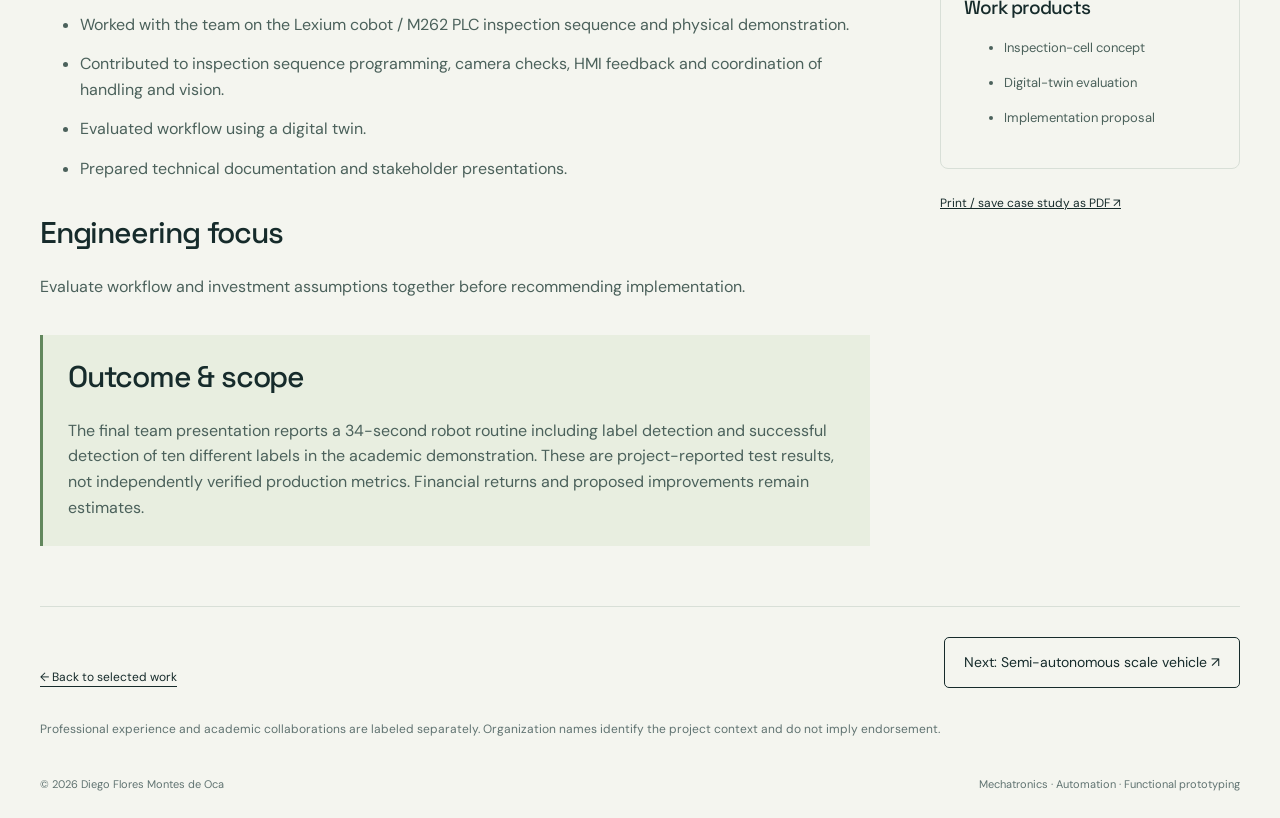
<file: ws9-inspection.html>
<!doctype html><html lang="en"><head><meta charset="utf-8"><meta name="viewport" content="width=device-width,initial-scale=1"><meta name="theme-color" content="#183f36"><title>WS9 switch-inspection station | Diego Flores</title><meta name="description" content="Worked on an academic inspection cell combining a Lexium cobot, camera, M262 PLC and HMI, with physical testing and digital-twin evaluation."><link rel="icon" href="favicon.svg" type="image/svg+xml"><link rel="stylesheet" href="style.css"></head><body><a class="skip" href="#main">Skip to content</a><header><nav class="wrap"><a class="brand" href="index.html"><b>DF</b>Diego Flores<span style="color:#7c9c74">.</span></a><div class="navlinks"><a href="index.html#work">Selected work</a><a href="index.html#about">About</a><a href="index.html#contact">Get in touch ↗</a></div></nav></header><main id="main" class="wrap"><section class="casehero"><a class="back" href="index.html#work">← All selected work</a><div style="margin-top:30px"><span class="eyebrow">CASE 05 / Schneider Electric · Academic collaboration</span></div><h1>Evaluating a robotic inspection concept.</h1><p class="lead">Worked on an academic inspection cell combining a Lexium cobot, camera, M262 PLC and HMI, with physical testing and digital-twin evaluation.</p><span class="status">Physical demonstration / proposal</span><div class="case-meta"><div><small>My role</small>Automation and inspection-concept contributor</div><div><small>Period</small>Feb — Jun 2025</div><div><small>Disciplines</small>Automation · Robotics</div></div></section><section class="project-gallery" aria-label="Project photographs and engineering evidence"><div class="gallery-intro"><span class="eyebrow">Project evidence</span><h2>Inside the project.</h2><p>Selected visuals from the academic team’s original presentation. Captions distinguish physical hardware from simulation.</p></div><div class="gallery-grid"><figure><a href="ws9-robot.webp" target="_blank" rel="noopener" aria-label="Enlarge: Physical Lexium cobot inspection demonstration"><img src="ws9-robot.webp" alt="Physical Lexium cobot inspection demonstration" loading="lazy" decoding="async"></a><figcaption>Physical robot, inspection target and operator interface during the academic demonstration.</figcaption></figure><figure><a href="ws9-interface.webp" target="_blank" rel="noopener" aria-label="Enlarge: Inspection HMI design showing accept and reject states"><img src="ws9-interface.webp" alt="Inspection HMI design showing accept and reject states" loading="lazy" decoding="async"></a><figcaption>Project HMI screens showing inspection feedback and label checks.</figcaption></figure></div></section><div class="case-body"><div><h2>The challenge</h2><p>Develop and demonstrate an automated label-inspection sequence for switches, while assessing a proposed workstation layout and investment case.</p><h2>My contribution</h2><ul><li>Worked with the team on the Lexium cobot / M262 PLC inspection sequence and physical demonstration.</li><li>Contributed to inspection sequence programming, camera checks, HMI feedback and coordination of handling and vision.</li><li>Evaluated workflow using a digital twin.</li><li>Prepared technical documentation and stakeholder presentations.</li></ul><h2>Engineering focus</h2><p>Evaluate workflow and investment assumptions together before recommending implementation.</p><div class="result"><h2>Outcome & scope</h2><p>The final team presentation reports a 34-second robot routine including label detection and successful detection of ten different labels in the academic demonstration. These are project-reported test results, not independently verified production metrics. Financial returns and proposed improvements remain estimates.</p></div></div><aside><div class="aside-box"><h3>Tools & methods</h3><div class="tagrow"><span class="tag">Lexium cobot</span><span class="tag">M262 PLC</span><span class="tag">Machine Expert Twin</span><span class="tag">Machine vision</span></div></div><div class="aside-box"><h3>Work products</h3><ul><li>Inspection-cell concept</li><li>Digital-twin evaluation</li><li>Implementation proposal</li></ul></div><button class="print-button" onclick="window.print()">Print / save case study as PDF ↗</button></aside></div><div class="section-head" style="border-top:1px solid var(--line);padding-top:30px"><a class="back" href="index.html#work">← Back to selected work</a><a class="btn" href="stm32-vehicle.html">Next: Semi-autonomous scale vehicle ↗</a></div><p class="footnote">Professional experience and academic collaborations are labeled separately. Organization names identify the project context and do not imply endorsement.</p></main><footer><div class="wrap"><span>© 2026 Diego Flores Montes de Oca</span><span>Mechatronics · Automation · Functional prototyping</span></div></footer></body></html>
</file>
<file: style.css>
@import url('https://fonts.googleapis.com/css2?family=DM+Sans:wght@400;500;600;700&family=Space+Grotesk:wght@400;500;600;700&display=swap');
:root{--ink:#162b2b;--muted:#607371;--paper:#f4f5ef;--line:#d8dfd7;--green:#c8ef9a;--forest:#183f36;--white:#fff;--orange:#d36a3e}*{box-sizing:border-box}html{scroll-behavior:smooth;scroll-padding-top:90px}body{margin:0;background:var(--paper);color:var(--ink);font-family:'DM Sans',Arial,sans-serif;line-height:1.6}h1,h2,h3,h4,.brand{font-family:'Space Grotesk',Arial,sans-serif;line-height:1.1;font-weight:500;letter-spacing:-.04em}a{color:inherit;text-underline-offset:5px}button{font:inherit;cursor:pointer}a:focus-visible,button:focus-visible{outline:3px solid var(--orange);outline-offset:5px}.wrap{width:min(1240px,calc(100% - 80px));margin:auto}header{position:sticky;top:0;z-index:10;background:rgba(244,245,239,.96);border-bottom:1px solid var(--line)}nav{display:flex;align-items:center;justify-content:space-between;height:80px;gap:20px}.brand{text-decoration:none;font-size:24px}.brand b{display:inline-grid;place-items:center;background:var(--forest);color:var(--green);width:39px;height:39px;font-size:17px;margin-right:12px;border-radius:50%;letter-spacing:0}.navlinks{display:flex;gap:30px;font-size:14px}.navlinks a{text-decoration:none}.pill{display:inline-flex;align-items:center;gap:8px;border:1px solid var(--line);padding:6px 11px;border-radius:30px;font-size:11px;font-weight:600;letter-spacing:.06em;text-transform:uppercase}.dot{height:6px;width:6px;border-radius:50%;background:#55864a}.hero{padding:80px 0 55px}.hero-grid{display:grid;grid-template-columns:1.2fr 1fr;gap:65px;align-items:center}h1{font-size:clamp(50px,5.5vw,78px);margin:23px 0;max-width:760px}h1 em{font-style:normal;color:#61816f}.lead{color:var(--muted);max-width:580px;font-size:18px}.buttons{display:flex;gap:13px;flex-wrap:wrap;margin-top:28px}.btn{display:inline-flex;align-items:center;gap:25px;padding:13px 19px;border:1px solid var(--ink);text-decoration:none;font-size:14px;border-radius:5px;background:transparent}.btn.primary{background:var(--forest);color:white}.btn.light{border-color:#79958b;color:white}.hero-art{background:var(--forest);padding:27px;border-radius:12px;color:white;min-height:390px;display:flex;flex-direction:column;justify-content:space-between;position:relative;overflow:hidden}.art-top,.art-bottom{display:flex;justify-content:space-between;font-size:10px;letter-spacing:.12em}.art-bottom{color:#b4c9bf}.hero-art .orbit{position:relative;height:240px;display:grid;place-items:center;background:radial-gradient(circle at center,rgba(200,239,154,.08),transparent 65%)}.orbit .ring{position:absolute;width:210px;height:210px;border:1px solid #527162;border-radius:50%}.orbit .ring:nth-child(2){width:155px;height:155px;border-style:dashed}.orbit .core{height:80px;width:80px;background:var(--green);color:var(--forest);display:grid;place-items:center;border-radius:16px;font:26px 'Space Grotesk';transform:rotate(-8deg)}.orbit span.label{position:absolute;background:#244c40;padding:5px 9px;font-size:11px;border:1px solid #527162;letter-spacing:.03em}.l1{top:20px;left:0}.l2{right:0;top:60px}.l3{left:5px;bottom:35px}.l4{right:0;bottom:10px}.hero-caption{font-size:11px;color:var(--muted);margin-top:8px}.strip{display:flex;gap:45px;border-top:1px solid var(--line);border-bottom:1px solid var(--line);margin-top:55px;padding:23px 0;font-size:13px;justify-content:space-between}.strip small{display:block;color:var(--muted);font-size:10px;letter-spacing:.1em;text-transform:uppercase}.section{padding:75px 0}.eyebrow{font-size:11px;text-transform:uppercase;letter-spacing:.15em;font-weight:700;color:var(--muted)}.section-head{display:flex;align-items:end;justify-content:space-between;gap:35px;margin-bottom:32px}.section-head h2{font-size:44px;margin:12px 0 0}.section-head p{max-width:380px;color:var(--muted);font-size:14px}.filters{display:flex;gap:8px;flex-wrap:wrap;margin-bottom:27px}.filter{border:1px solid var(--line);background:transparent;border-radius:30px;padding:8px 15px;font-size:12px;color:var(--muted)}.filter[aria-pressed=true]{background:var(--forest);color:white;border-color:var(--forest)}.cards{display:grid;grid-template-columns:repeat(2,1fr);gap:25px}.card{border:1px solid var(--line);border-radius:9px;overflow:hidden;background:#fff;transition:transform .2s,box-shadow .2s}.card:hover{transform:translateY(-4px);box-shadow:0 12px 30px #183f3610}.card[hidden]{display:none}.card:first-child{grid-column:1/-1;display:grid;grid-template-columns:1.05fr 1fr}.card:first-child[hidden]{display:none}.visual{background:#e8ede4;padding:20px;display:flex;flex-direction:column;justify-content:center}.visual svg{width:100%;height:auto}.visual small{font-size:9px;color:var(--muted);letter-spacing:.07em;text-transform:uppercase}.card:nth-child(2) .visual{background:#eee8dc}.card:nth-child(3) .visual{background:#dce9e7}.card-content{padding:28px}.card h3{font-size:28px;margin:15px 0}.card p{font-size:14px;color:var(--muted);margin-bottom:20px}.meta{font-size:10px;letter-spacing:.06em;text-transform:uppercase;color:var(--muted)}.tagrow{display:flex;flex-wrap:wrap;gap:6px;margin:18px 0}.tag{font-size:10px;border:1px solid var(--line);padding:3px 7px;border-radius:3px}.case-link{font-size:12px;font-weight:700;text-decoration:none;display:flex;justify-content:space-between;border-top:1px solid var(--line);padding-top:17px}.status{font-size:10px;color:#346148;background:#eaf1e5;padding:4px 8px;border-radius:3px;display:inline-block;margin-top:10px}svg .grid{fill:none;stroke:#bac7b7;stroke-width:.4}svg g rect{fill:#f4f7f0;stroke:#8b9c89;stroke-width:1}svg text{font-family:'DM Sans',Arial;font-size:12px;fill:#234839}svg .idx{font-size:8px;fill:#7a9274}svg .foot{font-size:8px;letter-spacing:1.3px;fill:#607763}svg .wires{fill:none;stroke:#68896d;stroke-width:2}svg .return{stroke-dasharray:4 5;stroke-width:1}.about{background:var(--forest);color:#f5f6ef}.about .eyebrow{color:#a8c1b3}.about-grid{display:grid;grid-template-columns:.85fr 1.15fr;gap:90px}.about h2{font-size:48px;margin:15px 0 25px}.about p{color:#c5d4cb;font-size:16px}.skills{display:grid;grid-template-columns:1fr 1fr;gap:28px}.skills h3{font-size:19px;margin:0 0 12px;color:var(--green)}.skills p{font-size:13px;line-height:1.8;margin:0}.timeline{border-top:1px solid var(--line)}.event{display:grid;grid-template-columns:170px 1fr 1.15fr;gap:30px;border-bottom:1px solid var(--line);padding:26px 0}.event h3{font-size:20px;margin:0 0 6px}.event p{margin:0;color:var(--muted);font-size:13px}.event time{font-size:12px;color:var(--muted)}.leadership{display:grid;grid-template-columns:repeat(3,1fr);gap:35px;margin-top:40px}.leadership h3{font-size:22px}.leadership p{font-size:14px;color:var(--muted)}.contact{background:var(--green);padding:65px 0}.contact .wrap{display:flex;justify-content:space-between;gap:30px;align-items:center}.contact h2{font-size:48px;margin:10px 0}.contact p{max-width:600px}.contact-links{display:flex;flex-direction:column;gap:14px;font-size:14px}footer{padding:25px 0;font-size:11px;color:var(--muted)}footer .wrap{display:flex;justify-content:space-between;gap:30px}.skip{position:absolute;left:-9999px}.skip:focus{left:10px;top:10px;z-index:99;background:white;padding:10px}.casehero{padding:55px 0 35px}.back{font-size:12px}.casehero h1{max-width:920px;font-size:65px}.case-meta{display:grid;grid-template-columns:repeat(3,1fr);gap:30px;padding:25px 0;border-top:1px solid var(--line);border-bottom:1px solid var(--line);margin-top:30px;font-size:13px}.case-meta small{display:block;font-size:10px;letter-spacing:.1em;color:var(--muted);text-transform:uppercase}.case-body{display:grid;grid-template-columns:1fr 300px;gap:70px;padding:30px 0 60px}.case-body h2{font-size:30px;margin-top:35px}.case-body p,.case-body li{font-size:16px;color:#4b615b}.case-body li{margin:14px 0}.case-body aside{padding-top:20px}.aside-box{border:1px solid var(--line);padding:23px;border-radius:8px;margin-bottom:20px}.aside-box h3{font-size:19px;margin-top:0}.aside-box li{font-size:13px}.result{border-left:3px solid #62875d;background:#e8eee0;padding:10px 25px;margin-top:35px}.result h2{margin-top:15px}.case-figure{background:#e8ede4;padding:25px;border-radius:8px}.case-figure svg{width:100%}.case-figure figcaption{font-size:11px;color:var(--muted)}.print-button{background:transparent;border:0;padding:0;text-decoration:underline;color:inherit;font-size:12px}.empty{display:none}.footnote{font-size:12px;color:var(--muted)}@media(max-width:900px){.wrap{width:calc(100% - 42px)}.hero-grid{grid-template-columns:1fr;gap:30px}.hero-art{min-height:320px}.hero{padding-top:40px}.hero h1{max-width:700px}.hero-art .orbit{height:220px}.about-grid{grid-template-columns:1fr;gap:35px}.case-body{grid-template-columns:1fr;gap:20px}.case-body aside{display:grid;grid-template-columns:1fr 1fr;gap:20px}.event{grid-template-columns:140px 1fr}.event>p{grid-column:2}.strip{gap:20px;flex-wrap:wrap}.section-head{align-items:start}.casehero h1{font-size:50px}}@media(max-width:600px){nav{height:68px}.brand{font-size:19px}.brand b{width:30px;height:30px;font-size:13px;margin-right:7px}.navlinks{gap:15px;font-size:12px}.navlinks a:nth-child(2){display:none}.hero h1{font-size:49px}.lead{font-size:16px}.hero-art{padding:22px}.strip{display:grid;grid-template-columns:1fr 1fr}.section{padding:50px 0}.section-head{display:block}.section-head h2{font-size:35px}.cards{grid-template-columns:1fr}.card:first-child{display:block;grid-column:auto}.card-content{padding:23px}.card h3{font-size:26px}.about h2{font-size:38px}.skills{gap:22px}.event{grid-template-columns:1fr;gap:10px}.event>p{grid-column:auto}.leadership{grid-template-columns:1fr;gap:10px}.contact .wrap{display:block}.contact h2{font-size:39px}.contact-links{margin-top:25px}footer .wrap{display:block}.casehero h1{font-size:43px}.case-meta{grid-template-columns:1fr;gap:15px}.case-body aside{display:block}.case-figure{margin:0;padding:15px}.case-body li{font-size:14px}}@media(prefers-reduced-motion:reduce){html{scroll-behavior:auto}*{transition:none!important}}@media print{header,.filters,.buttons,.contact,.back,.print-button,footer,.case-link{display:none!important}body{background:white}.wrap{width:100%}.hero,.section{padding:20px 0}.hero-art{display:none}.hero-grid,.about-grid,.case-body{display:block}h1{font-size:38px!important}h2{font-size:26px!important}.cards{display:block}.card,.card:first-child{display:block;break-inside:avoid;margin-bottom:15px}.visual{display:none}.card-content{padding:15px}.about{background:white;color:#162b2b}.about p,.skills p{color:#4b615b}.about .eyebrow{color:#607371}.skills h3{color:#183f36}.case-figure{max-width:650px}.casehero{padding-top:10px}.case-body{padding-top:0}}


/* Original project evidence */
.visual.photo{position:relative;background:#e6e8df;overflow:hidden}.visual.photo img{display:block;width:100%;height:240px;object-fit:cover}.visual.photo small{background:rgba(19,45,38,.92);color:#fff;position:absolute;bottom:0;left:0;right:0;padding:9px 14px}.project-gallery{margin:0 0 52px}.gallery-intro{max-width:760px;margin-bottom:24px}.gallery-intro h2{font-size:30px;margin:10px 0}.gallery-intro p{color:var(--muted);line-height:1.65}.gallery-grid{display:grid;grid-template-columns:1fr 1fr;gap:24px}.gallery-grid figure{margin:0;overflow:hidden;border:1px solid var(--line);border-radius:14px;background:#edf0e7}.gallery-grid a{display:flex;align-items:center;justify-content:center;min-height:310px;background:#e6e9e1}.gallery-grid img{display:block;width:100%;height:350px;object-fit:contain}.gallery-grid figcaption{padding:18px;font-size:14px;line-height:1.6;background:var(--paper,#fafaf5)}.phase-grid{display:grid;grid-template-columns:1fr 1fr;gap:18px}.phase-grid>div{padding:20px;border:1px solid var(--line);border-radius:12px}.phase-grid h3{margin-top:0}@media(max-width:700px){.gallery-grid,.phase-grid{grid-template-columns:1fr}.gallery-grid img{height:300px}.visual.photo img{height:220px}}@media print{.gallery-grid img{height:220px}.project-gallery{break-inside:avoid}.gallery-grid a{min-height:0}}

.contact-links a small{display:block;font-size:13px;font-weight:400;line-height:1.5;margin-top:5px;opacity:.8}
</file>
